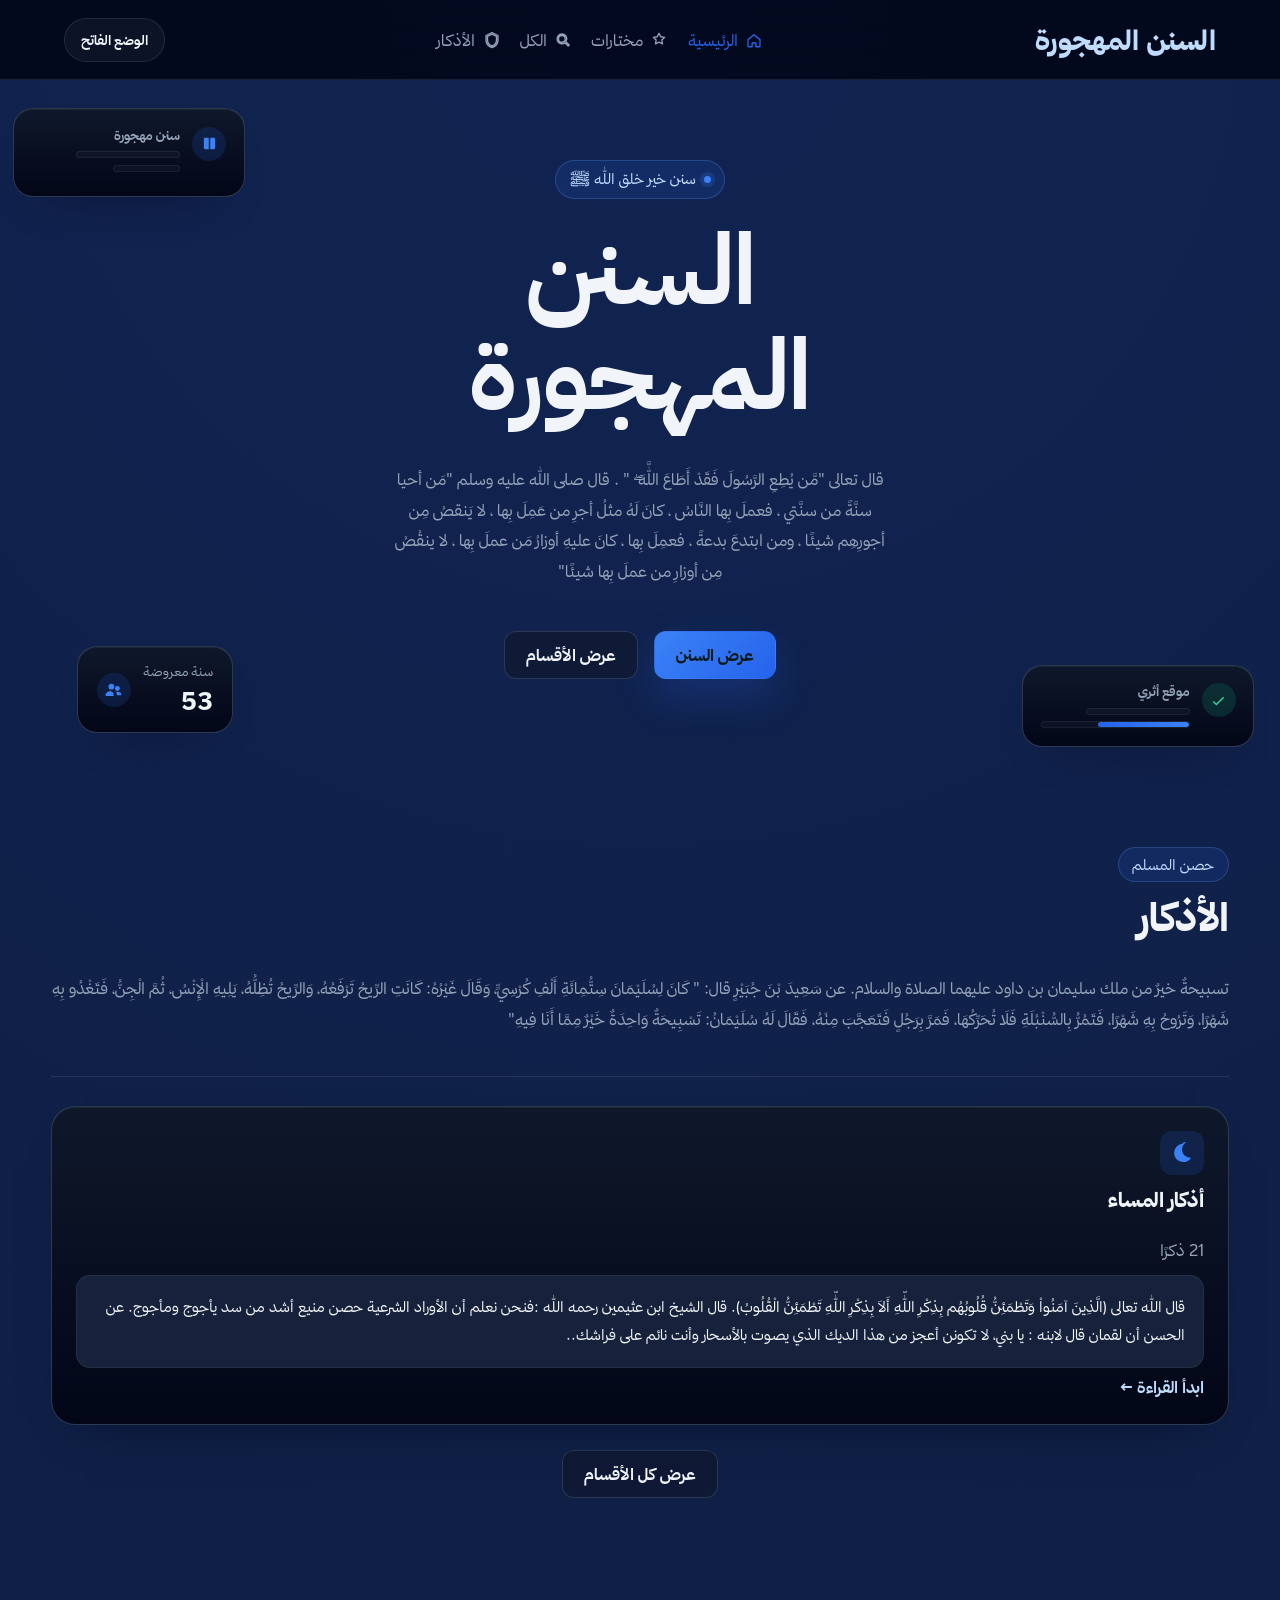
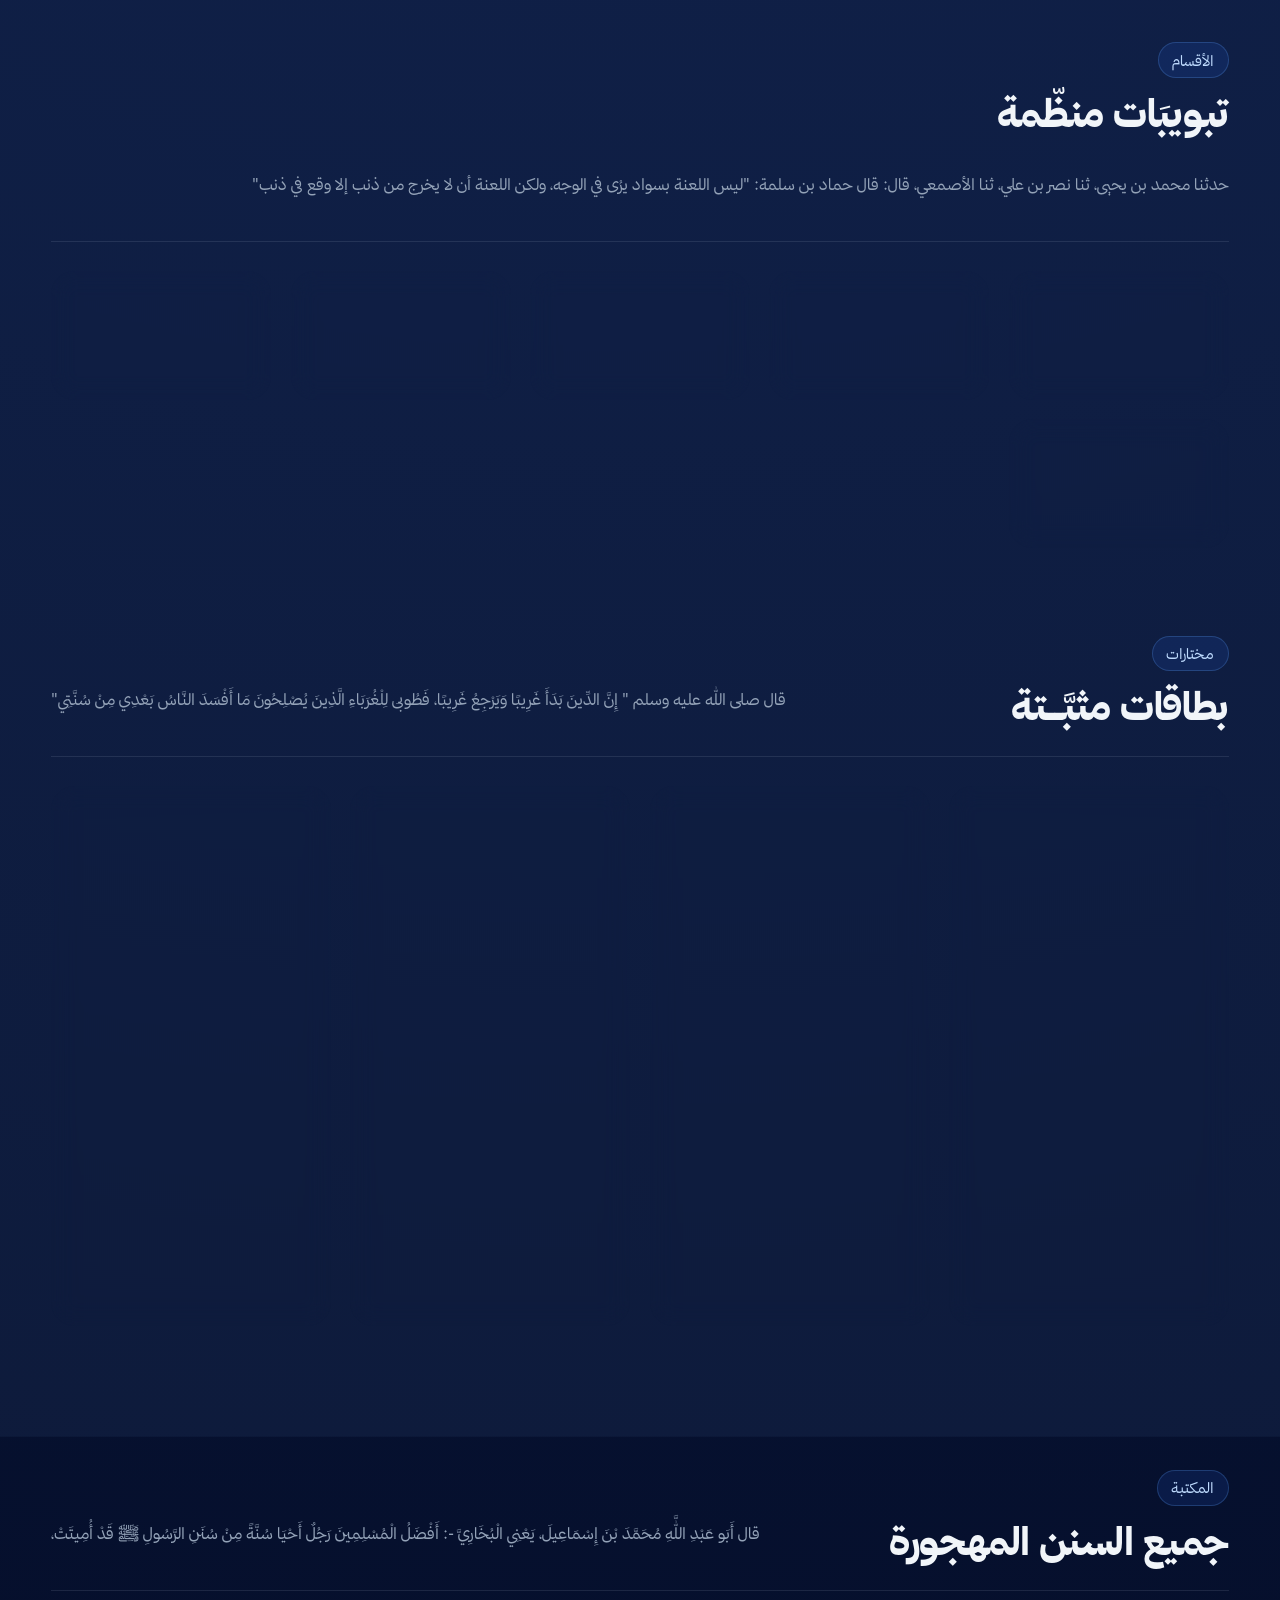
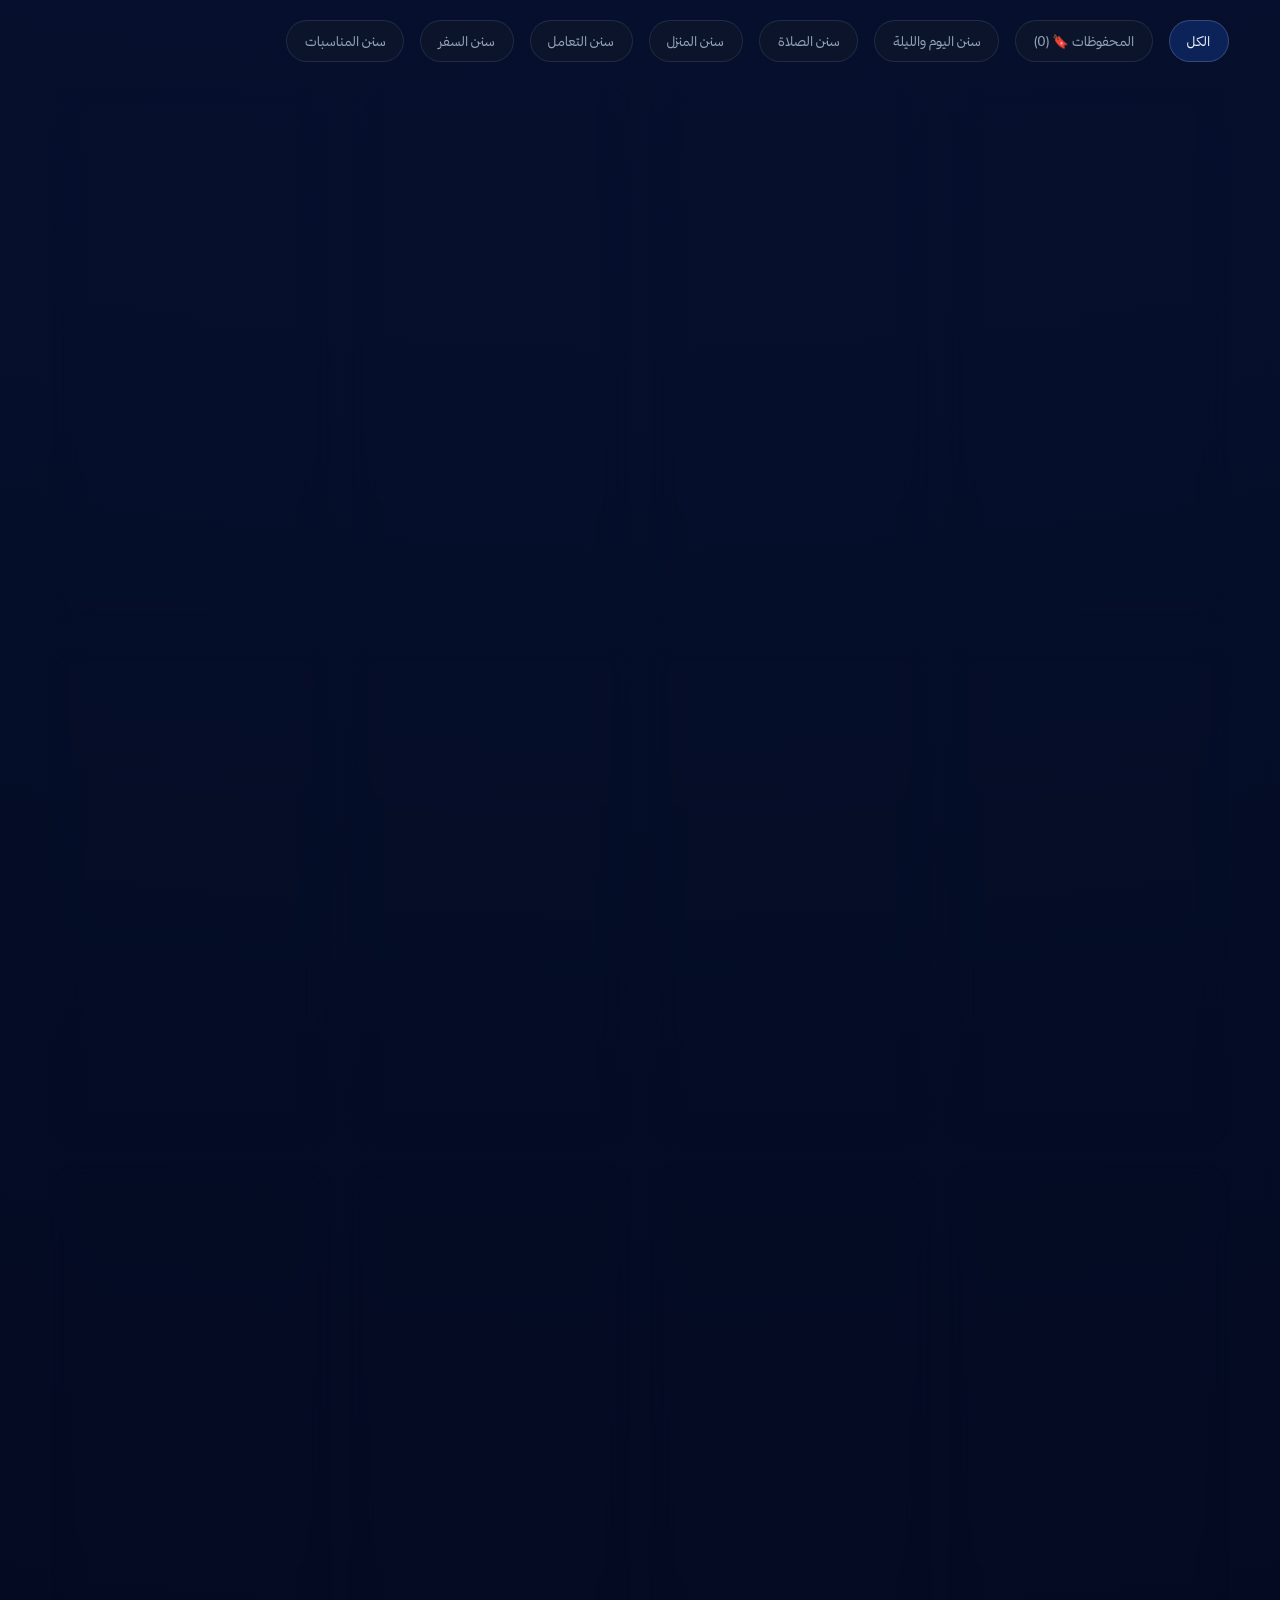
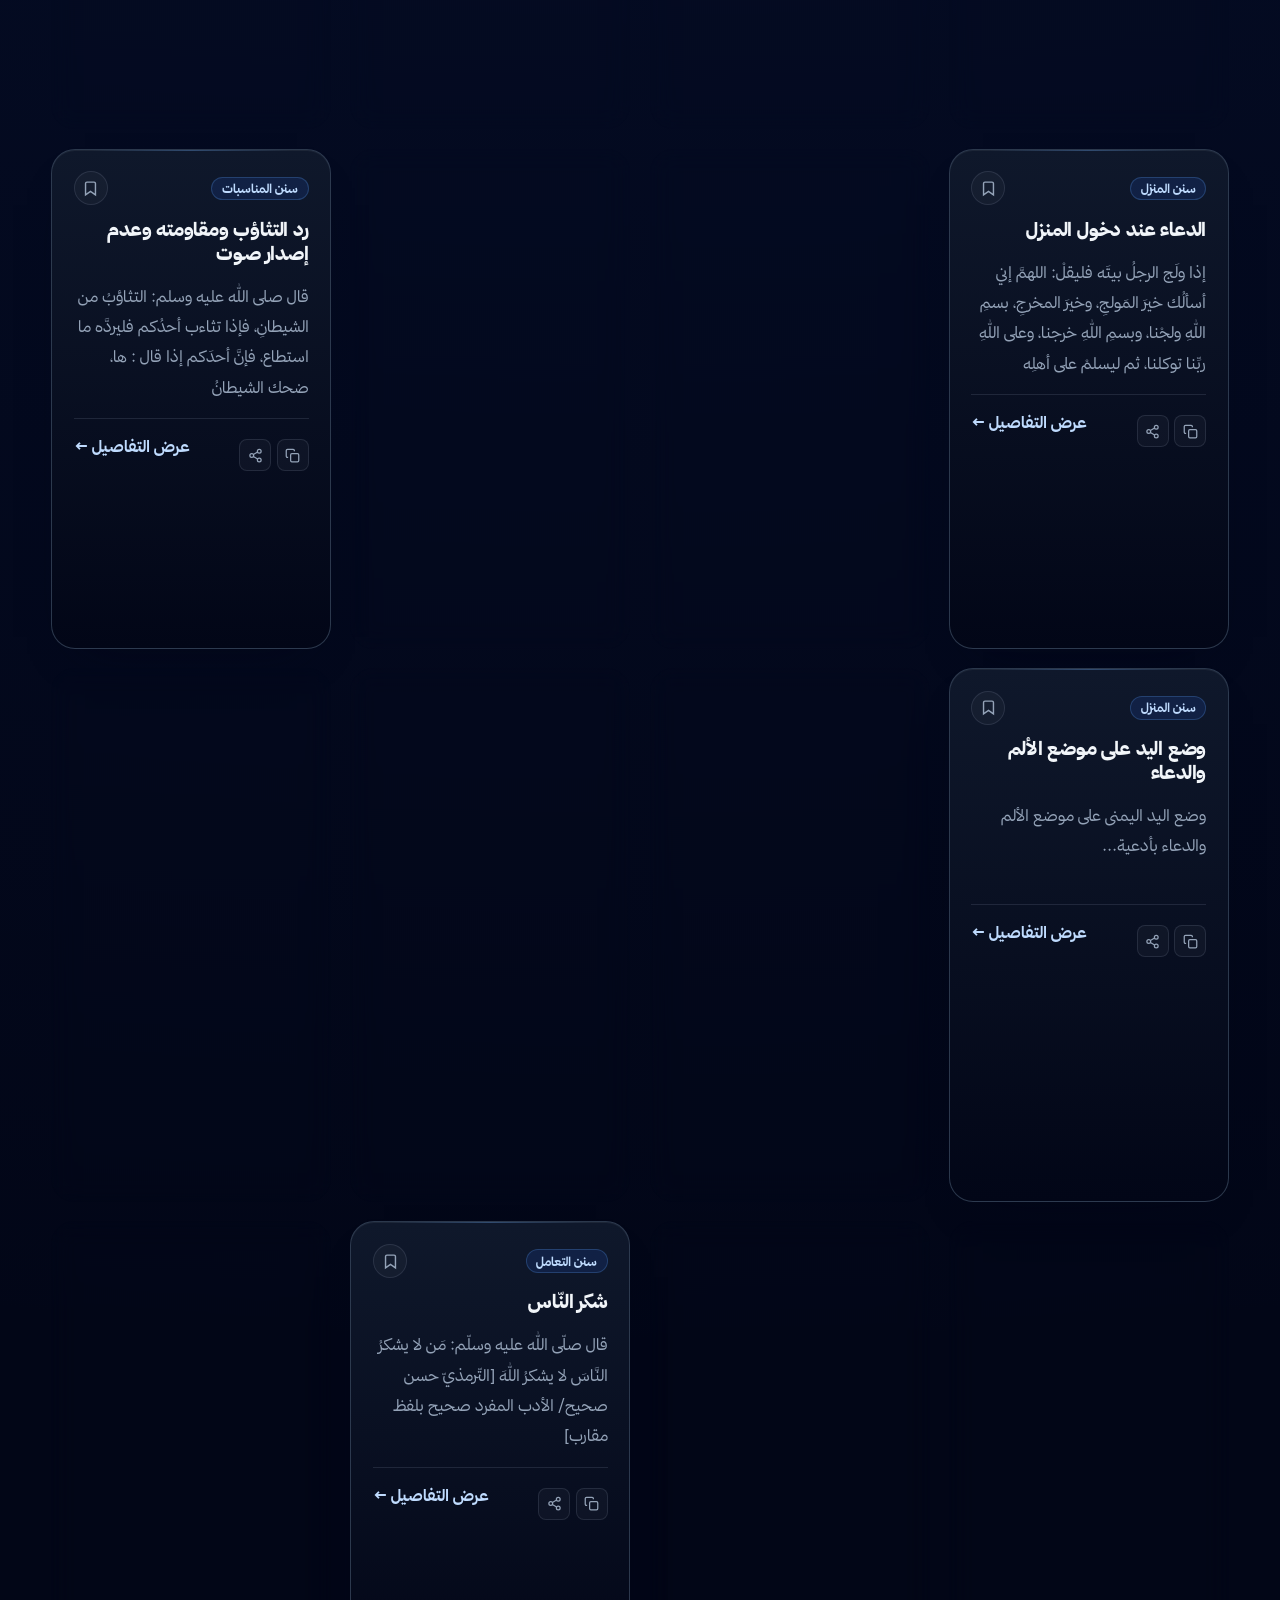
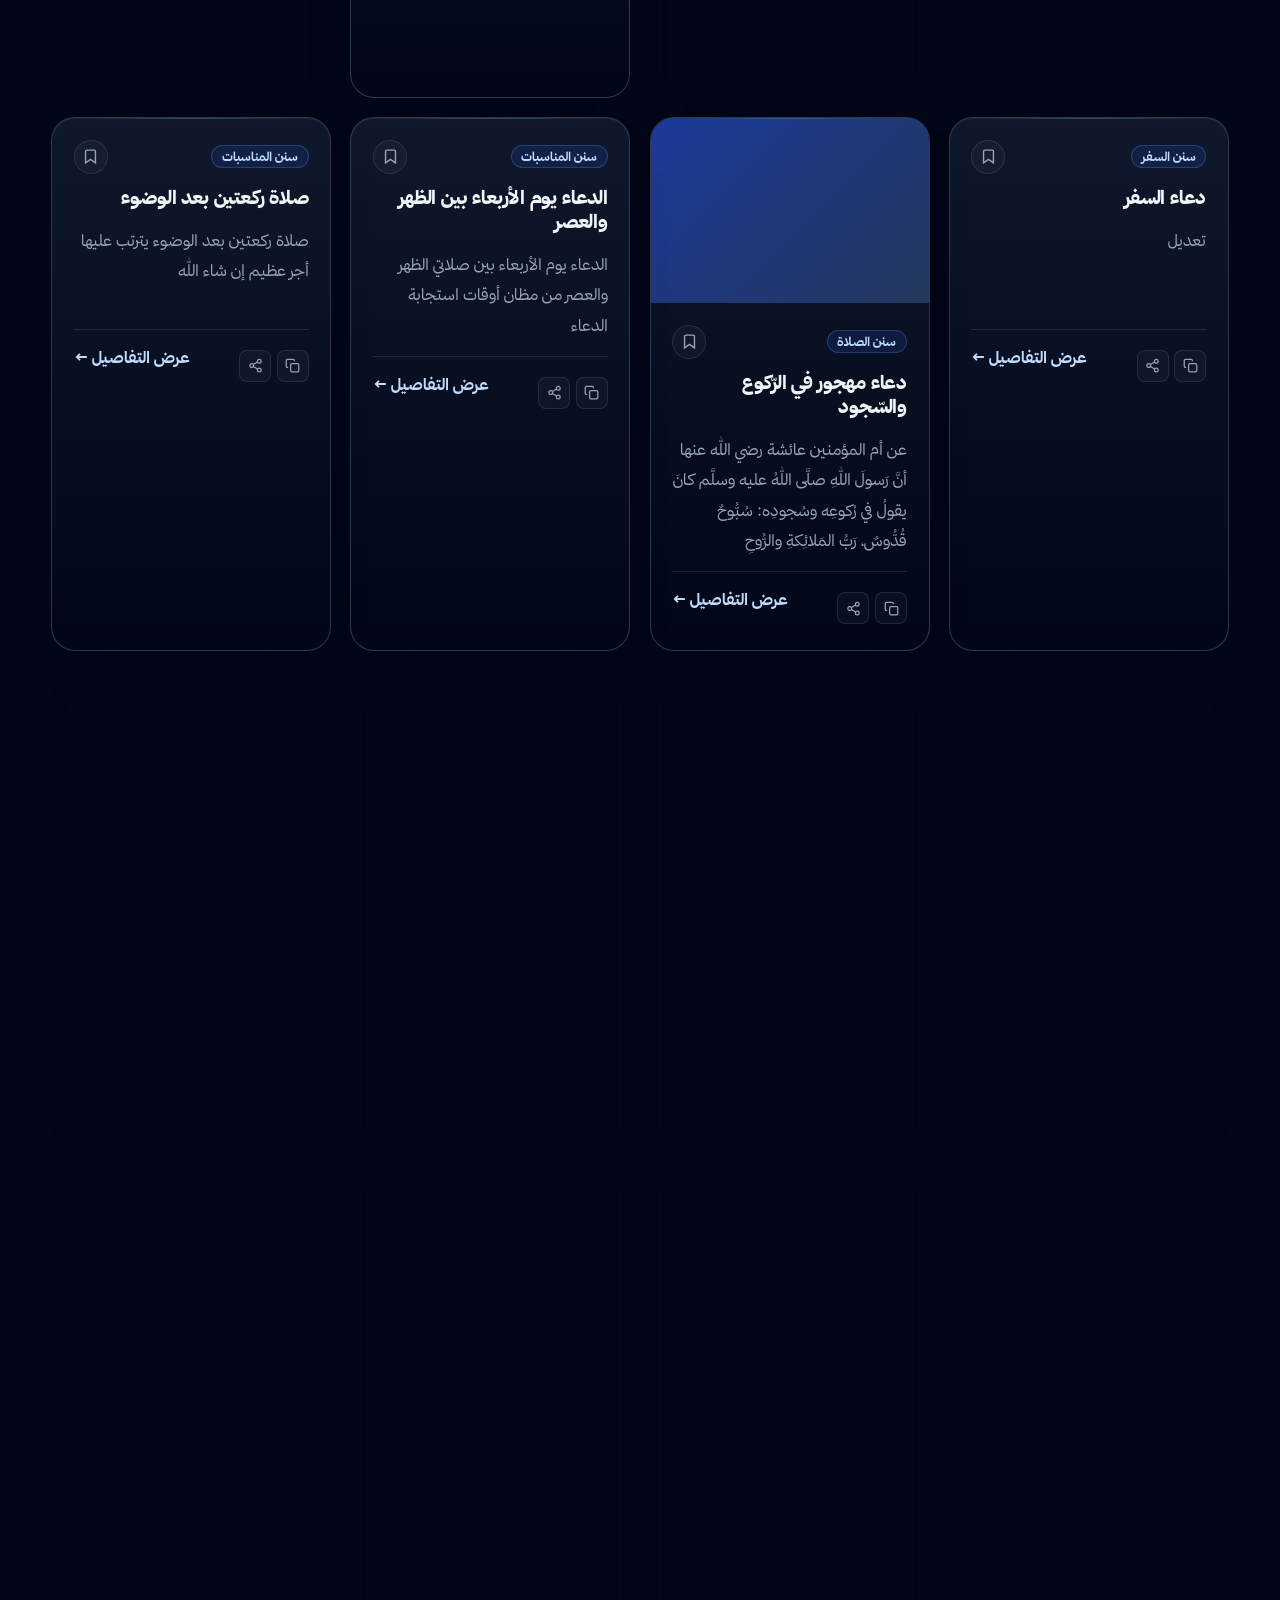
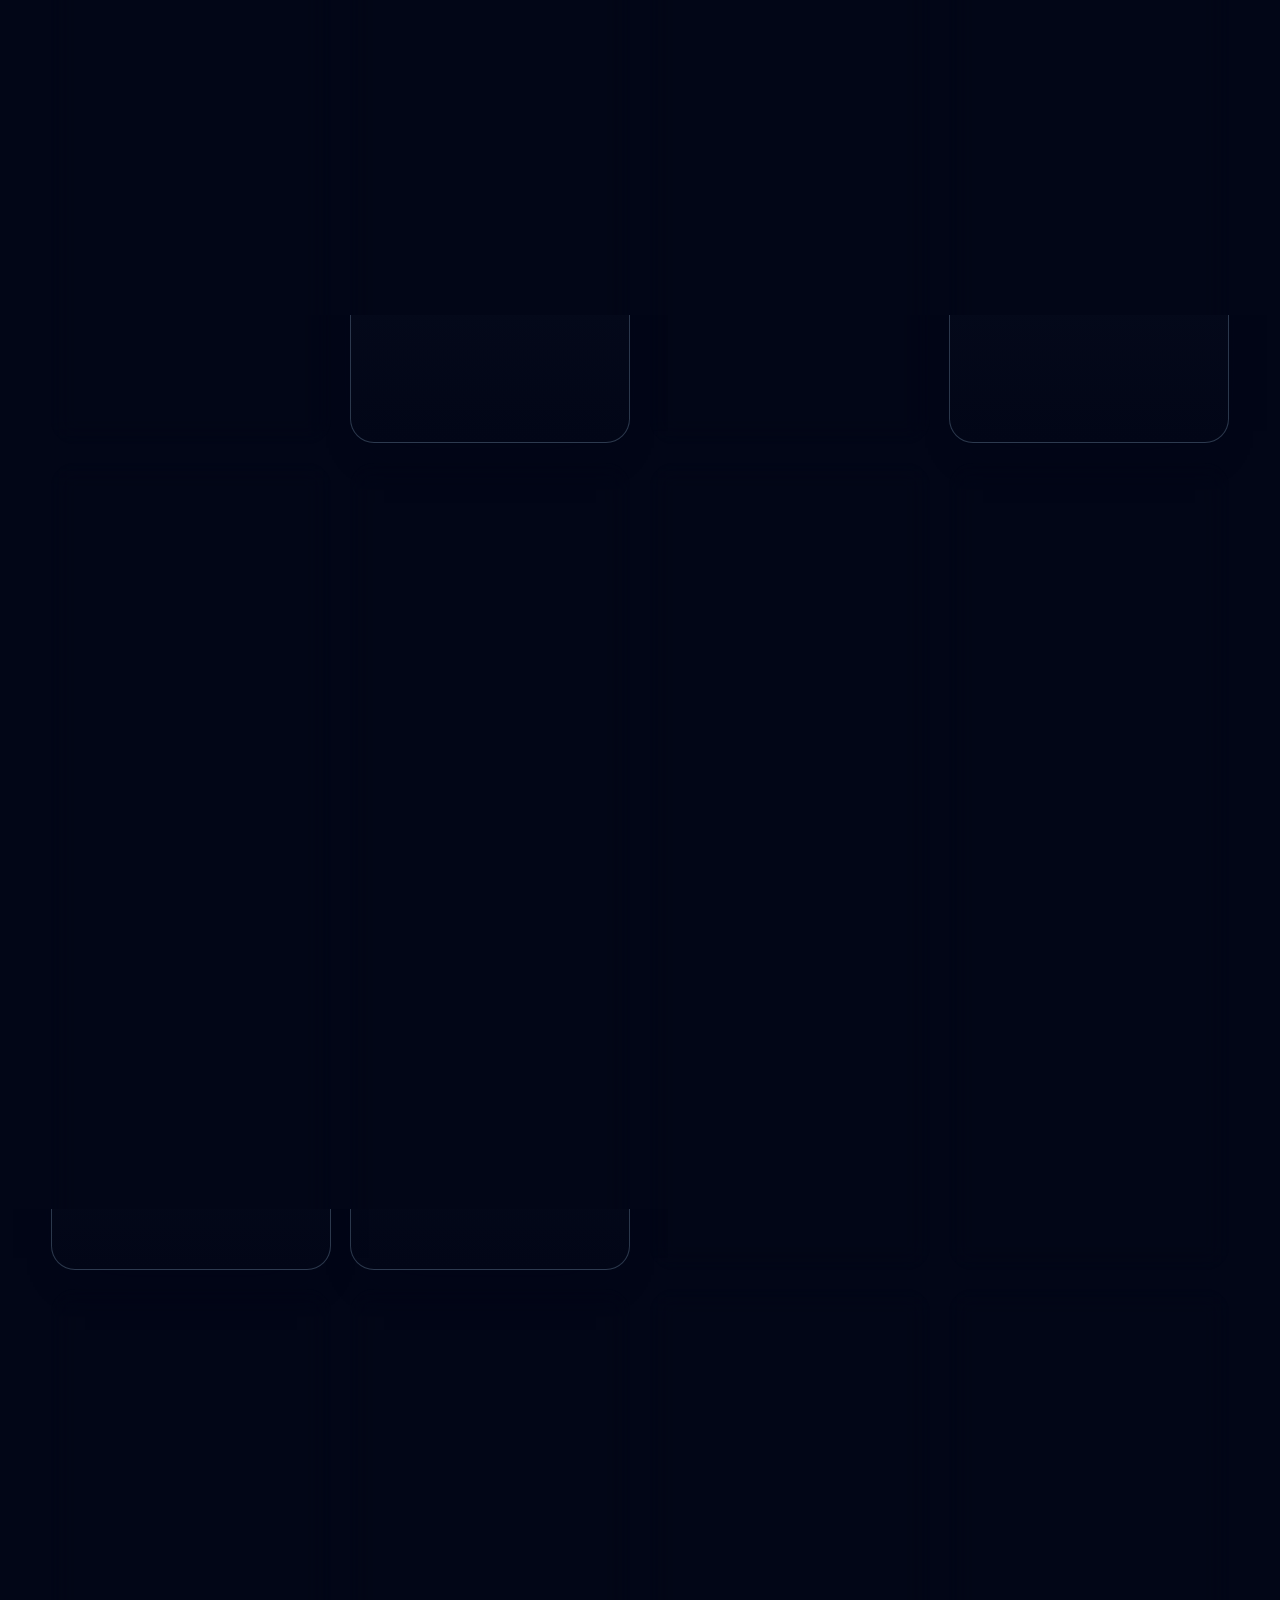
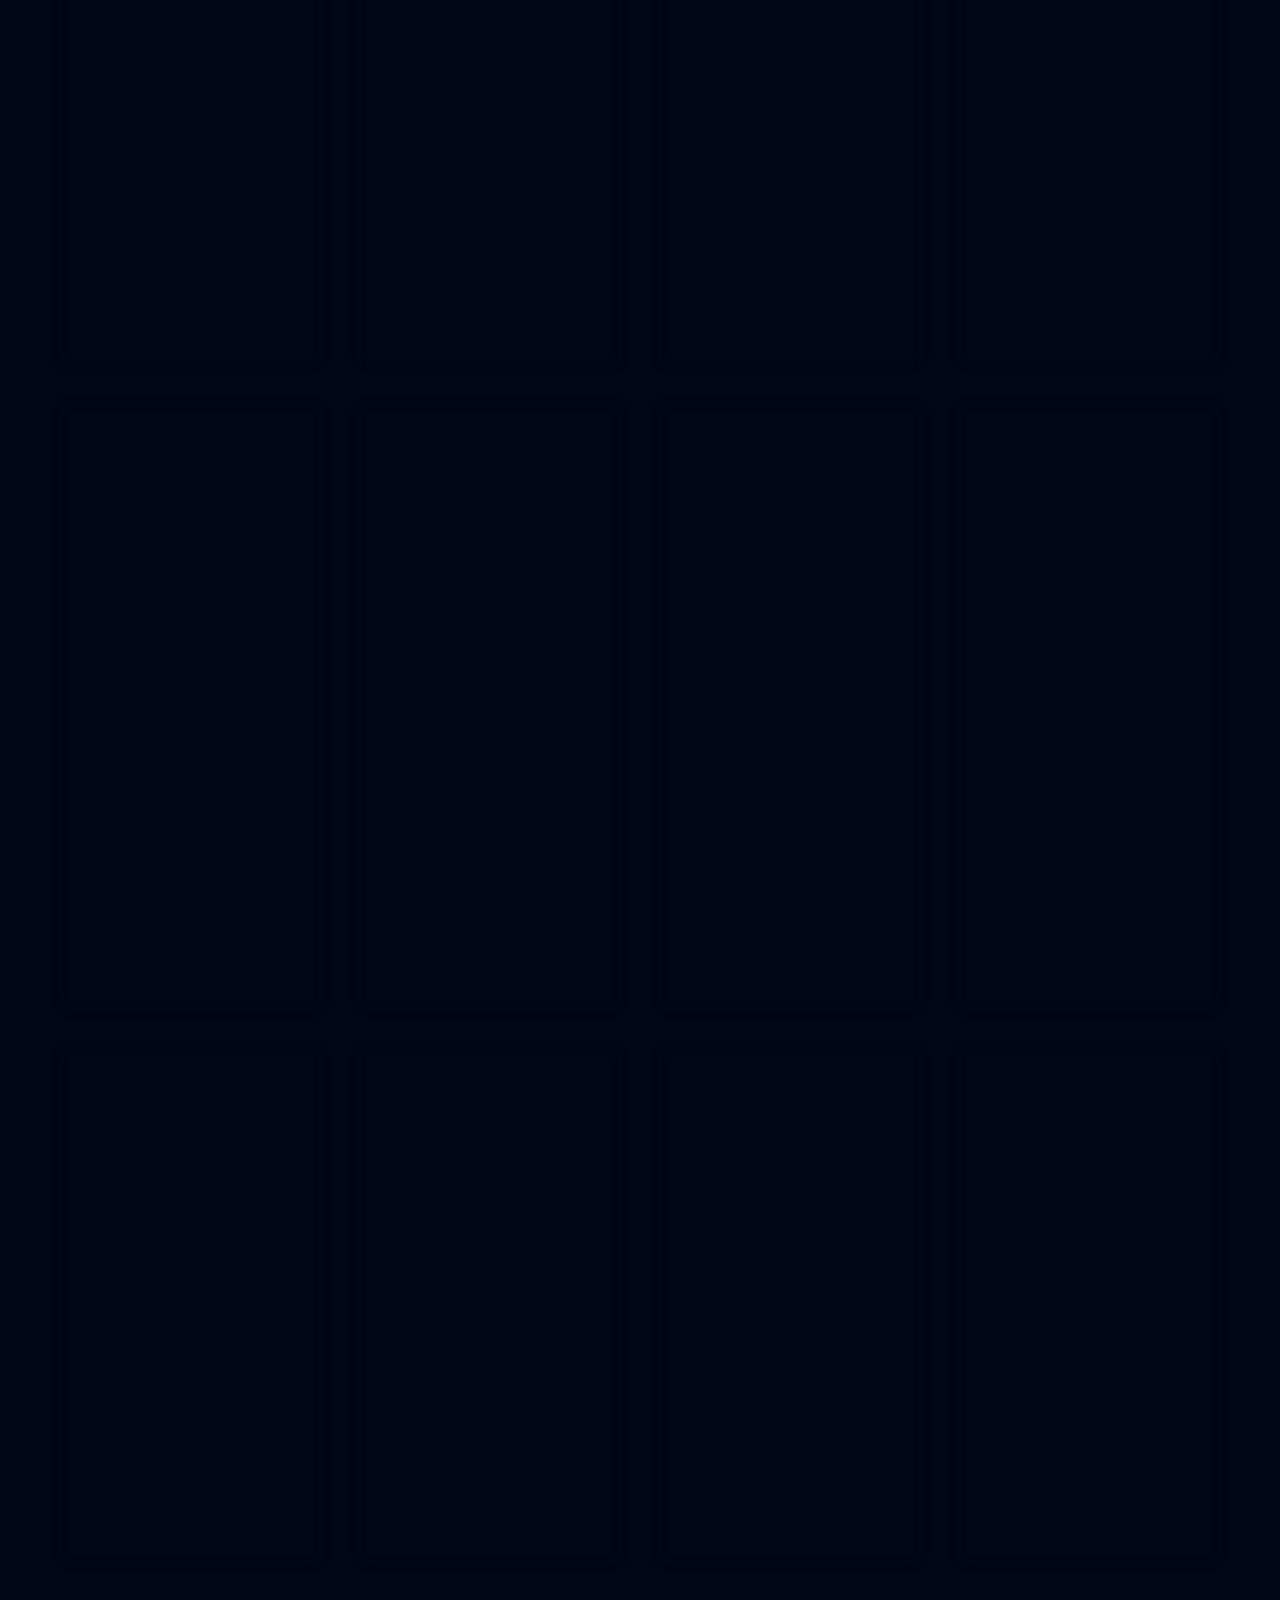
<file: index.html>
<!DOCTYPE html>
<html lang="ar" dir="rtl">
  <head>
    <meta charset="UTF-8" />
    <meta name="viewport" content="width=device-width, initial-scale=1.0" />
    <title>السنن المهجورة</title>
    <meta name="theme-color" content="#020617" />
    <meta name="apple-mobile-web-app-capable" content="yes" />
    <meta name="apple-mobile-web-app-status-bar-style" content="black-translucent" />
    <meta name="apple-mobile-web-app-title" content="السنن المهجورة" />
    <link rel="manifest" href="manifest.webmanifest" />
    <link rel="icon" href="icons/icon-192.png" sizes="192x192" />
    <link rel="apple-touch-icon" href="icons/icon-192.png" />
    <link rel="preconnect" href="https://fonts.googleapis.com" />
    <link rel="preconnect" href="https://fonts.gstatic.com" crossorigin />
    <link href="https://fonts.googleapis.com/css2?family=IBM+Plex+Sans+Arabic:wght@400;500;600;700;800&display=swap" rel="stylesheet" />
    <link rel="stylesheet" href="styles.css" />
  </head>
  <body>
    <div class="site-shell">
      <!-- Mobile Top Bar -->
      <div class="mobile-topbar">
        <button class="hamburger-btn" id="hamburger-btn" type="button" aria-label="القائمة">
          <svg viewBox="0 0 24 24"><line x1="4" y1="6" x2="20" y2="6"/><line x1="4" y1="12" x2="20" y2="12"/><line x1="4" y1="18" x2="20" y2="18"/></svg>
        </button>
        <div class="mobile-search">
          <svg viewBox="0 0 24 24"><circle cx="11" cy="11" r="7"/><line x1="16.5" y1="16.5" x2="21" y2="21"/></svg>
          <input type="text" placeholder="ابحث ..." id="mobile-search-input" />
        </div>
        <div class="mobile-topbar-icons">
          <a href="#home" aria-label="الرئيسية"><svg viewBox="0 0 24 24"><path d="M4 11.5 12 5l8 6.5V20a1 1 0 0 1-1 1h-4.5v-5h-5v5H5a1 1 0 0 1-1-1z"/></svg></a>
          <a href="#all-cards" aria-label="الكل"><svg viewBox="0 0 24 24"><path d="M10.5 4a6.5 6.5 0 1 0 3.96 11.66l4.44 4.44 1.41-1.41-4.44-4.44A6.5 6.5 0 0 0 10.5 4m0 2a4.5 4.5 0 1 1 0 9 4.5 4.5 0 0 1 0-9"/></svg></a>
          <button class="mobile-theme-toggle" id="mobile-theme-toggle" type="button" aria-label="تبديل وضع الألوان"><svg viewBox="0 0 24 24"><path d="M21 12.79A9 9 0 0 1 11.21 3 7 7 0 1 0 21 12.79z"/></svg></button>
        </div>
      </div>

      <!-- Mobile Nav Panel (slide-down) -->
      <div class="mobile-nav-overlay" id="mobile-nav-overlay"></div>
      <nav class="mobile-nav-panel" id="mobile-nav-panel">
        <div class="mobile-nav-header">
          <a class="brand" href="#home">السنن المهجورة</a>
          <button class="mobile-nav-close" id="mobile-nav-close" type="button" aria-label="إغلاق">✕</button>
        </div>
        <div class="mobile-nav-items">
          <a class="nav-link active" href="#home"><span class="nav-icon" aria-hidden="true"><svg viewBox="0 0 24 24"><path d="M4 11.5 12 5l8 6.5V20a1 1 0 0 1-1 1h-4.5v-5h-5v5H5a1 1 0 0 1-1-1z"/></svg></span><span class="nav-text">الرئيسية</span></a>
          <a class="nav-link" href="#featured"><span class="nav-icon" aria-hidden="true"><svg viewBox="0 0 24 24"><path d="m12 3 2.3 4.7 5.2.8-3.7 3.6.9 5.1L12 14.8 7.3 17.2l.9-5.1-3.7-3.6 5.2-.8z"/></svg></span><span class="nav-text">مختارات</span></a>
          <a class="nav-link" href="#all-cards"><span class="nav-icon" aria-hidden="true"><svg viewBox="0 0 24 24"><path d="M10.5 4a6.5 6.5 0 1 0 3.96 11.66l4.44 4.44 1.41-1.41-4.44-4.44A6.5 6.5 0 0 0 10.5 4m0 2a4.5 4.5 0 1 1 0 9 4.5 4.5 0 0 1 0-9"/></svg></span><span class="nav-text">الكل</span></a>
          <a class="nav-link" href="azkar.html"><span class="nav-icon" aria-hidden="true"><svg viewBox="0 0 24 24"><path d="M12 2 4 6v6c0 5 3.4 8.7 8 10 4.6-1.3 8-5 8-10V6zm0 2.2 6 3v4.8c0 3.9-2.6 6.7-6 7.8-3.4-1.1-6-3.9-6-7.8V7.2z"/></svg></span><span class="nav-text">الأذكار</span></a>
        </div>
        <div class="mobile-nav-footer">
          <button class="theme-toggle" id="mobile-panel-theme-toggle" type="button" aria-label="تبديل وضع الألوان">
            <span class="theme-toggle-text">الوضع الفاتح</span>
          </button>
        </div>
      </nav>

      <header class="topbar">
        <a class="brand" href="#home">السنن المهجورة</a>
        <nav class="nav-links">
          <a class="nav-link active" href="#home" aria-current="page">
            <span class="nav-icon" aria-hidden="true">
              <svg viewBox="0 0 24 24"><path d="M4 11.5 12 5l8 6.5V20a1 1 0 0 1-1 1h-4.5v-5h-5v5H5a1 1 0 0 1-1-1z"/></svg>
            </span>
            <span class="nav-text">الرئيسية</span>
          </a>
          <a class="nav-link" href="#featured">
            <span class="nav-icon" aria-hidden="true">
              <svg viewBox="0 0 24 24"><path d="m12 3 2.3 4.7 5.2.8-3.7 3.6.9 5.1L12 14.8 7.3 17.2l.9-5.1-3.7-3.6 5.2-.8z"/></svg>
            </span>
            <span class="nav-text">مختارات</span>
          </a>
          <a class="nav-link" href="#all-cards">
            <span class="nav-icon" aria-hidden="true">
              <svg viewBox="0 0 24 24"><path d="M10.5 4a6.5 6.5 0 1 0 3.96 11.66l4.44 4.44 1.41-1.41-4.44-4.44A6.5 6.5 0 0 0 10.5 4m0 2a4.5 4.5 0 1 1 0 9 4.5 4.5 0 0 1 0-9"/></svg>
            </span>
            <span class="nav-text">الكل</span>
          </a>
          <a class="nav-link" href="azkar.html">
            <span class="nav-icon" aria-hidden="true">
              <svg viewBox="0 0 24 24"><path d="M12 2 4 6v6c0 5 3.4 8.7 8 10 4.6-1.3 8-5 8-10V6zm0 2.2 6 3v4.8c0 3.9-2.6 6.7-6 7.8-3.4-1.1-6-3.9-6-7.8V7.2z"/></svg>
            </span>
            <span class="nav-text">الأذكار</span>
          </a>
        </nav>
        <button class="theme-toggle" id="theme-toggle" type="button" aria-label="تبديل وضع الألوان">
          <span class="theme-toggle-text">الوضع الفاتح</span>
        </button>
      </header>

      <main>
        <section class="hero" id="home">
          <div class="hero-float hero-float-tl" aria-hidden="true">
            <span class="hero-float-icon icon-blue">
              <svg viewBox="0 0 24 24"><path d="M4 5.5C4 4.7 4.7 4 5.5 4H11v16H5.5A1.5 1.5 0 0 1 4 18.5zM13 4h5.5c.8 0 1.5.7 1.5 1.5v13c0 .8-.7 1.5-1.5 1.5H13z"/></svg>
            </span>
            <div class="hero-float-lines">
              <span class="hero-float-label">سنن مهجورة</span>
              <span class="hero-float-line w-70"></span>
              <span class="hero-float-line w-45"></span>
            </div>
          </div>

          <div class="hero-center">
            <span class="hero-badge"><i class="hero-badge-dot"></i>سنن خير خلق الله ﷺ</span>
            <h1 class="hero-title">السنن<br />المهجورة</h1>
            <p class="hero-desc">
              قال تعالى "مَّن يُطِعِ الرَّسُولَ فَقَدْ أَطَاعَ اللَّهَ ۖ "   .   
              
           قال صلى الله عليه وسلم "مَن أحيا سنَّةً من سنَّتي ، فعملَ بِها النَّاسُ ، كانَ لَهُ مثلُ أجرِ من عَمِلَ بِها ، لا يَنقصُ مِن أجورِهِم شيئًا ، ومن ابتدعَ بدعةً ، فعمِلَ بِها ، كانَ عليهِ أوزارُ مَن عملَ بِها ، لا ينقُصُ مِن أوزارِ من عملَ بِها شيئًا"
            </p>
            <div class="hero-actions">
              <a class="button primary" href="#all-cards">عرض السنن</a>
              <a class="button ghost" href="#sections">عرض الأقسام</a>
            </div>
          </div>

          <div class="hero-float hero-float-bl">
            <div class="hero-float-stat">
              <span>سنة معروضة</span>
              <strong>53</strong>
            </div>
            <span class="hero-float-icon icon-blue">
              <svg viewBox="0 0 24 24"><path d="M9 12a4 4 0 1 0 0-8 4 4 0 0 0 0 8m0 2c-3.3 0-8 1.7-8 5v2h11.5A6 6 0 0 1 12 16.6c-.9-.4-1.9-.6-3-.6m8.5-2a3.5 3.5 0 1 0 0-7 3.5 3.5 0 0 0 0 7M16 15c-.4 0-.8 0-1.2.1a6 6 0 0 1 2.2 4.9H23v-1.5c0-2.5-3.4-3.5-7-3.5"/></svg>
            </span>
          </div>

          <div class="hero-float hero-float-br">
            <span class="hero-float-icon icon-green">
              <svg viewBox="0 0 24 24"><path d="m9 16.2-3.5-3.5L4 14.2l5 5 11-11-1.4-1.5z"/></svg>
            </span>
            <div class="hero-float-lines">
              <span class="hero-float-label">موقع أثري</span>
              <span class="hero-float-line w-70"></span>
              <span class="hero-float-bar"><em style="width:62%"></em></span>
            </div>
          </div>
        </section>

        <section class="section-block" id="azkar">
          <div class="section-heading">
            <div>
              <span class="eyebrow">حصن المسلم</span>
              <h2>الأذكار</h2>
            </div>
            <p>تسبيحةٌ خيرٌ من ملك سليمان بن داود عليهما الصلاة والسلام.
عن سَعِيدَ بْنَ جُبَيْرٍ قال: 
" كَانَ لِسُلَيْمَانَ سِتُّمِائَةِ أَلْفِ كُرْسِيٍّ، وَقَالَ غَيْرُهُ: كَانَتِ الرِّيحُ تَرْفَعُهُ، وَالرِّيحُ تُظِلُّهُ، يَلِيهِ الْإِنْسُ، ثُمَّ الْجِنُّ، فَتَغْدُو بِهِ شَهْرًا، وَتَرُوحُ بِهِ شَهْرًا، فَتَمُرُّ بِالسُّنْبُلَةِ فَلَا تُحَرِّكُهَا، فَمَرَّ بِرَجُلٍ فَتَعَجَّبَ مِنْهُ، فَقَالَ لَهُ سُلَيْمَانُ:
 تَسْبِيحَةٌ وَاحِدَةٌ خَيْرٌ مِمَّا أَنَا فِيهِ"</p>
          </div>

          <div class="alt-sections" id="home-azkar-grid"></div>

          <div class="hero-actions" style="margin-top:1.6rem;">
            <a class="button ghost" id="home-azkar-btn" href="azkar.html">عرض كل الأذكار</a>
          </div>
        </section>

        <section class="section-block" id="sections">
          <div class="section-heading">
            <div>
              <span class="eyebrow">الأقسام</span>
              <h2>تبويبَات منظّمة</h2>
            </div>
            <p> حدثنا محمد بن يحيى، ثنا نصر بن علي، ثنا الأصمعي، قال: قال حماد بن سلمة: "ليس اللعنة بسواد يرُى في الوجه، ولكن اللعنة أن لا يخرج من ذنب إلا وقع في ذنب"</p>
          </div>

          <div class="category-grid" id="category-grid"></div>
        </section>

        <section class="section-block featured-strip" id="featured">
          <div class="section-heading">
            <div>
              <span class="eyebrow">مختارات</span>
              <h2>بطاقات مثبَّــتة</h2>
            </div>
            <p>قال صلى الله عليه وسلم " إِنَّ الدِّينَ بَدَأَ غَرِيبًا وَيَرْجِعُ غَرِيبًا، فَطُوبَى لِلْغُرَبَاءِ الَّذِينَ يُصْلِحُونَ مَا أَفْسَدَ النَّاسُ بَعْدِي مِنْ سُنَّتِي"</p>
          </div>
          <div class="featured-grid" id="featured-grid"></div>
        </section>

        <section class="section-block" id="all-cards">
          <div class="section-heading">
            <div>
              <span class="eyebrow">المكتبة</span>
              <h2>جميع السنن المهجورة</h2>
            </div>
            <p>قال أَبَو عَبْدِ اللَّهِ مُحَمَّدَ بْنَ إِسْمَاعِيلَ، يَعْنِي الْبُخَارِيَّ -: أَفْضَلُ الْمُسْلِمِينَ رَجُلٌ أَحْيَا سُنَّةً مِنْ سُنَنِ الرَّسُولِ ﷺ قَدْ أُمِيتَتْ،</p>
          </div>

          <div class="filters" id="filters"></div>
          <div class="cards-grid" id="cards-grid"></div>
        </section>
      </main>
    </div>

    <script src="app.js"></script>
    <script src="azkar-data.js"></script>
    <script src="azkar.js"></script>
    <script src="theme.js"></script>
    <script src="pwa.js"></script>
  </body>
</html>
</file>
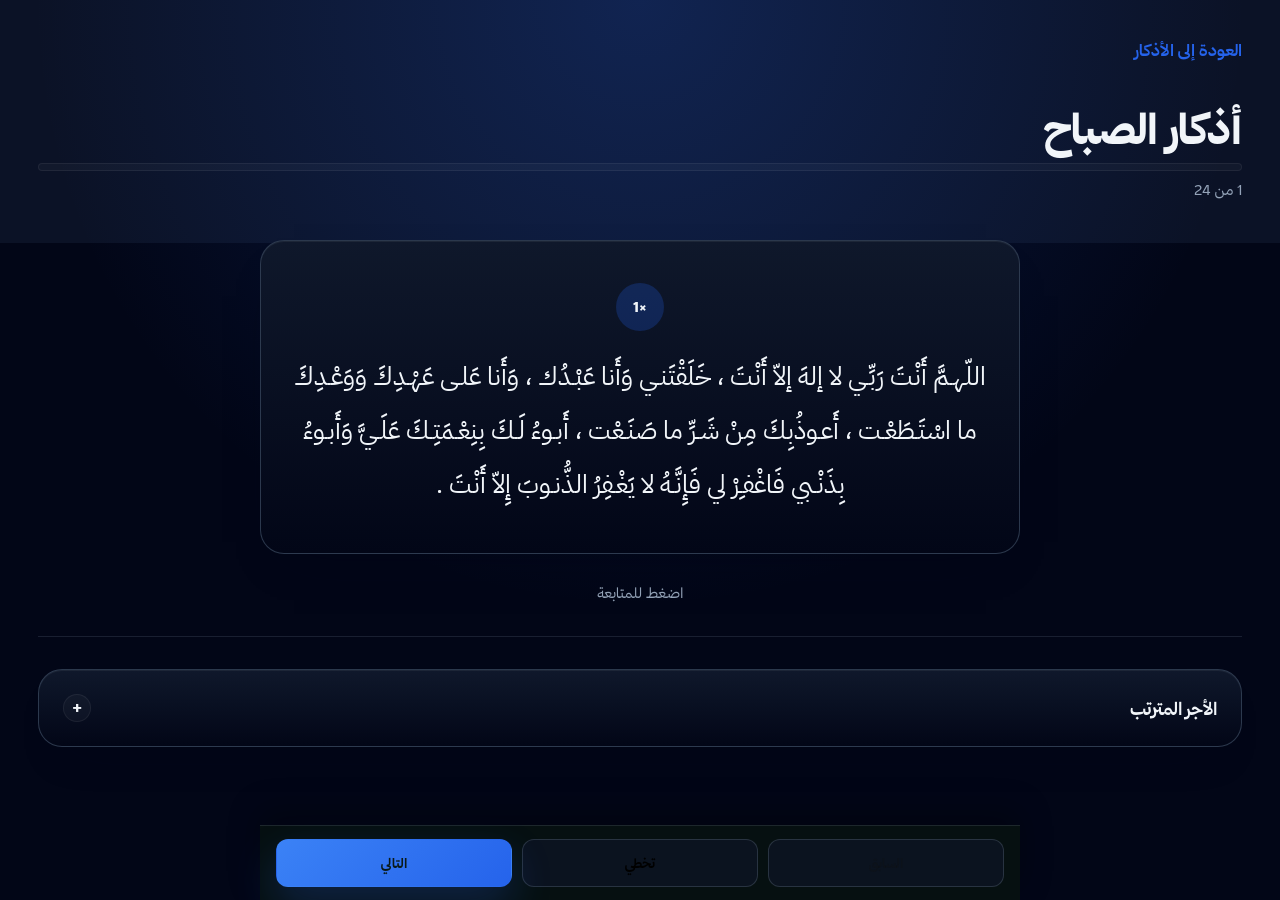
<file: azkar-detail.html>
<!DOCTYPE html>
<html lang="ar" dir="rtl">
  <head>
    <meta charset="UTF-8" />
    <meta name="viewport" content="width=device-width, initial-scale=1.0" />
    <title>الأذكار - السنن المهجورة</title>
    <meta name="theme-color" content="#020617" />
    <meta name="apple-mobile-web-app-capable" content="yes" />
    <meta name="apple-mobile-web-app-status-bar-style" content="black-translucent" />
    <meta name="apple-mobile-web-app-title" content="السنن المهجورة" />
    <link rel="manifest" href="manifest.webmanifest" />
    <link rel="icon" href="icons/icon-192.png" sizes="192x192" />
    <link rel="apple-touch-icon" href="icons/icon-192.png" />
    <link rel="preconnect" href="https://fonts.googleapis.com" />
    <link rel="preconnect" href="https://fonts.gstatic.com" crossorigin />
    <link href="https://fonts.googleapis.com/css2?family=IBM+Plex+Sans+Arabic:wght@400;500;600;700;800&display=swap" rel="stylesheet" />
    <link rel="stylesheet" href="styles.css" />
  </head>
  <body class="detail-body detail-alt-body">
    <div class="site-shell">

      <!-- Mobile Top Bar -->
      <div class="mobile-topbar">
        <button class="hamburger-btn" id="hamburger-btn" type="button" aria-label="القائمة">
          <svg viewBox="0 0 24 24"><line x1="4" y1="6" x2="20" y2="6"/><line x1="4" y1="12" x2="20" y2="12"/><line x1="4" y1="18" x2="20" y2="18"/></svg>
        </button>
        <div class="mobile-search">
          <svg viewBox="0 0 24 24"><circle cx="11" cy="11" r="7"/><line x1="16.5" y1="16.5" x2="21" y2="21"/></svg>
          <input type="text" placeholder="ابحث ..." />
        </div>
        <div class="mobile-topbar-icons">
          <a href="index.html" aria-label="الرئيسية"><svg viewBox="0 0 24 24"><path d="M4 11.5 12 5l8 6.5V20a1 1 0 0 1-1 1h-4.5v-5h-5v5H5a1 1 0 0 1-1-1z"/></svg></a>
          <a href="azkar.html" aria-label="الأذكار"><svg viewBox="0 0 24 24"><path d="M12 2 4 6v6c0 5 3.4 8.7 8 10 4.6-1.3 8-5 8-10V6zm0 2.2 6 3v4.8c0 3.9-2.6 6.7-6 7.8-3.4-1.1-6-3.9-6-7.8V7.2z"/></svg></a>
          <button class="mobile-theme-toggle" id="mobile-theme-toggle" type="button" aria-label="تبديل وضع الألوان"><svg viewBox="0 0 24 24"><path d="M21 12.79A9 9 0 0 1 11.21 3 7 7 0 1 0 21 12.79z"/></svg></button>
        </div>
      </div>

      <!-- Mobile Nav Panel (slide-down) -->
      <div class="mobile-nav-overlay" id="mobile-nav-overlay"></div>
      <nav class="mobile-nav-panel" id="mobile-nav-panel">
        <div class="mobile-nav-header">
          <a class="brand" href="index.html">السنن المهجورة</a>
          <button class="mobile-nav-close" id="mobile-nav-close" type="button" aria-label="إغلاق">✕</button>
        </div>
        <div class="mobile-nav-items">
          <a class="nav-link" href="index.html"><span class="nav-icon" aria-hidden="true"><svg viewBox="0 0 24 24"><path d="M4 11.5 12 5l8 6.5V20a1 1 0 0 1-1 1h-4.5v-5h-5v5H5a1 1 0 0 1-1-1z"/></svg></span><span class="nav-text">الرئيسية</span></a>
          <a class="nav-link" href="index.html#all-cards"><span class="nav-icon" aria-hidden="true"><svg viewBox="0 0 24 24"><path d="M10.5 4a6.5 6.5 0 1 0 3.96 11.66l4.44 4.44 1.41-1.41-4.44-4.44A6.5 6.5 0 0 0 10.5 4m0 2a4.5 4.5 0 1 1 0 9 4.5 4.5 0 0 1 0-9"/></svg></span><span class="nav-text">السنن</span></a>
          <a class="nav-link active" href="azkar.html"><span class="nav-icon" aria-hidden="true"><svg viewBox="0 0 24 24"><path d="M12 2 4 6v6c0 5 3.4 8.7 8 10 4.6-1.3 8-5 8-10V6zm0 2.2 6 3v4.8c0 3.9-2.6 6.7-6 7.8-3.4-1.1-6-3.9-6-7.8V7.2z"/></svg></span><span class="nav-text">الأذكار</span></a>
        </div>
        <div class="mobile-nav-footer">
          <button class="theme-toggle" id="mobile-panel-theme-toggle" type="button" aria-label="تبديل وضع الألوان">
            <span class="theme-toggle-text">الوضع الفاتح</span>
          </button>
        </div>
      </nav>

      <main class="detail-alt-page" id="azkar-detail-page"></main>
    </div>

    <script src="azkar-data.js"></script>
    <script src="azkar-detail.js"></script>
    <script src="theme.js"></script>
    <script src="pwa.js"></script>
  </body>
</html>
</file>
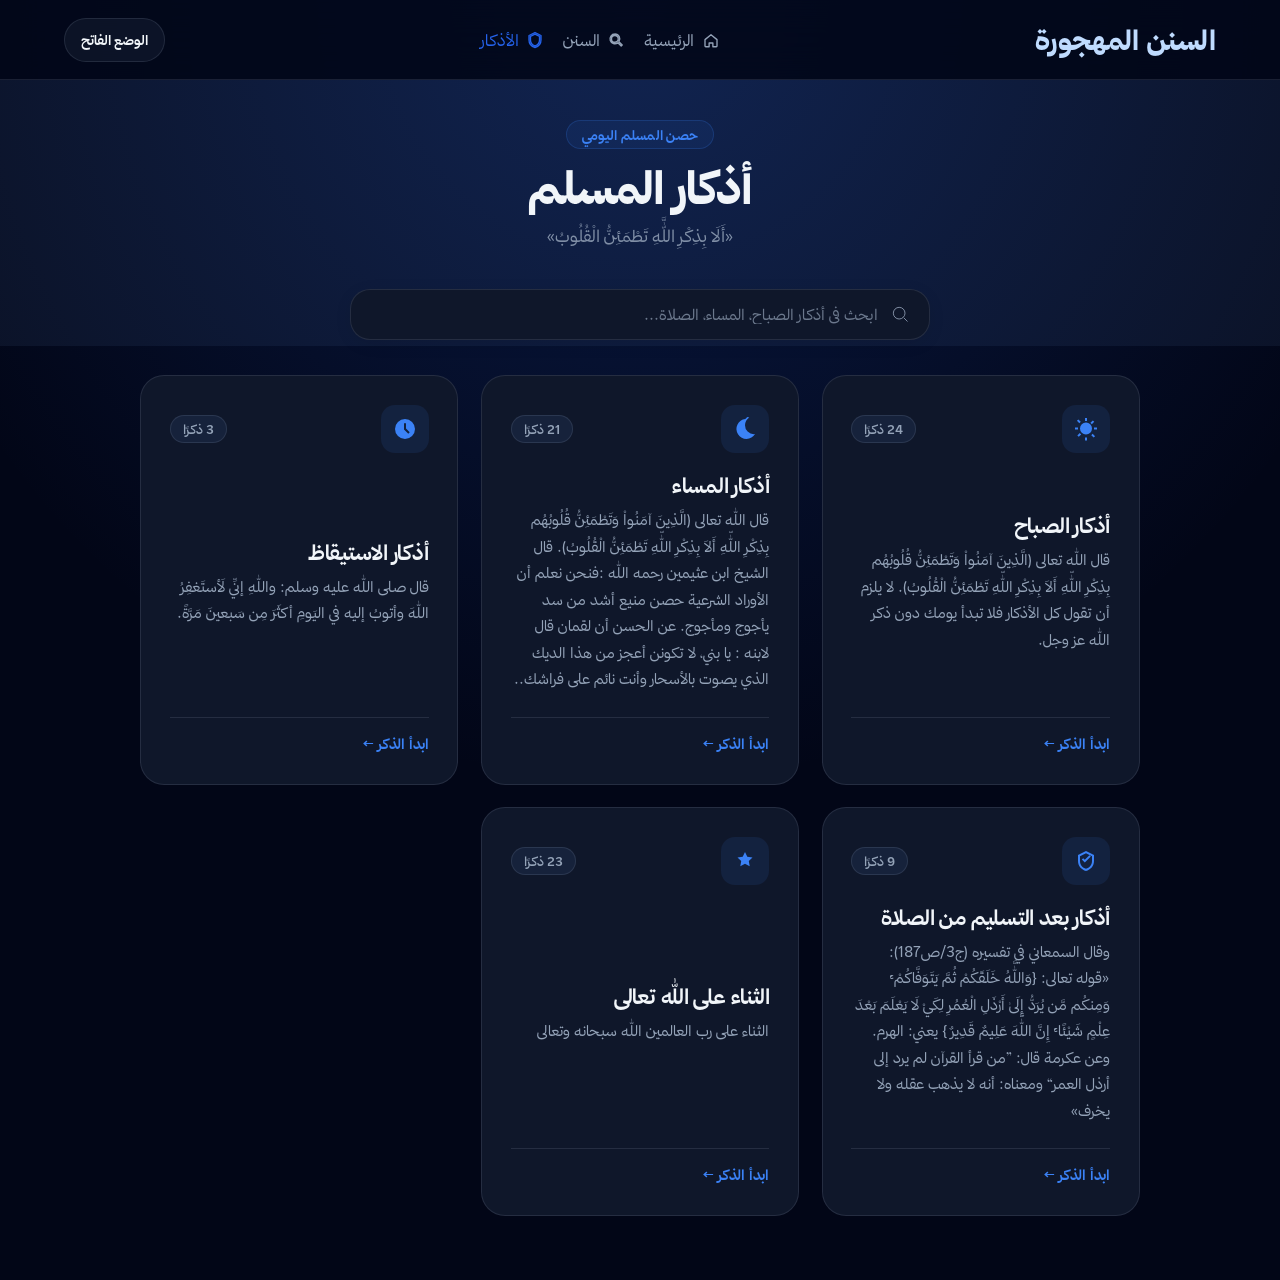
<file: azkar.html>
<!DOCTYPE html>
<html lang="ar" dir="rtl">
  <head>
    <meta charset="UTF-8" />
    <meta name="viewport" content="width=device-width, initial-scale=1.0" />
    <title>الأذكار - السنن المهجورة</title>
    <meta name="theme-color" content="#020617" />
    <meta name="apple-mobile-web-app-capable" content="yes" />
    <meta name="apple-mobile-web-app-status-bar-style" content="black-translucent" />
    <meta name="apple-mobile-web-app-title" content="السنن المهجورة" />
    <link rel="manifest" href="manifest.webmanifest" />
    <link rel="icon" href="icons/icon-192.png" sizes="192x192" />
    <link rel="apple-touch-icon" href="icons/icon-192.png" />
    <link rel="preconnect" href="https://fonts.googleapis.com" />
    <link rel="preconnect" href="https://fonts.gstatic.com" crossorigin />
    <link href="https://fonts.googleapis.com/css2?family=IBM+Plex+Sans+Arabic:wght@400;500;600;700;800&display=swap" rel="stylesheet" />
    <link rel="stylesheet" href="styles.css" />
  </head>
  <body>
    <div class="site-shell">
      <!-- Mobile Top Bar -->
      <div class="mobile-topbar">
        <button class="hamburger-btn" id="hamburger-btn" type="button" aria-label="القائمة">
          <svg viewBox="0 0 24 24"><line x1="4" y1="6" x2="20" y2="6"/><line x1="4" y1="12" x2="20" y2="12"/><line x1="4" y1="18" x2="20" y2="18"/></svg>
        </button>
        <div class="mobile-search">
          <svg viewBox="0 0 24 24"><circle cx="11" cy="11" r="7"/><line x1="16.5" y1="16.5" x2="21" y2="21"/></svg>
          <input type="text" placeholder="ابحث ..." />
        </div>
        <div class="mobile-topbar-icons">
          <a href="index.html" aria-label="الرئيسية"><svg viewBox="0 0 24 24"><path d="M4 11.5 12 5l8 6.5V20a1 1 0 0 1-1 1h-4.5v-5h-5v5H5a1 1 0 0 1-1-1z"/></svg></a>
          <a href="index.html#all-cards" aria-label="السنن"><svg viewBox="0 0 24 24"><path d="M10.5 4a6.5 6.5 0 1 0 3.96 11.66l4.44 4.44 1.41-1.41-4.44-4.44A6.5 6.5 0 0 0 10.5 4m0 2a4.5 4.5 0 1 1 0 9 4.5 4.5 0 0 1 0-9"/></svg></a>
          <button class="mobile-theme-toggle" id="mobile-theme-toggle" type="button" aria-label="تبديل وضع الألوان"><svg viewBox="0 0 24 24"><path d="M21 12.79A9 9 0 0 1 11.21 3 7 7 0 1 0 21 12.79z"/></svg></button>
        </div>
      </div>

      <!-- Mobile Nav Panel (slide-down) -->
      <div class="mobile-nav-overlay" id="mobile-nav-overlay"></div>
      <nav class="mobile-nav-panel" id="mobile-nav-panel">
        <div class="mobile-nav-header">
          <a class="brand" href="index.html">السنن المهجورة</a>
          <button class="mobile-nav-close" id="mobile-nav-close" type="button" aria-label="إغلاق">✕</button>
        </div>
        <div class="mobile-nav-items">
          <a class="nav-link" href="index.html"><span class="nav-icon" aria-hidden="true"><svg viewBox="0 0 24 24"><path d="M4 11.5 12 5l8 6.5V20a1 1 0 0 1-1 1h-4.5v-5h-5v5H5a1 1 0 0 1-1-1z"/></svg></span><span class="nav-text">الرئيسية</span></a>
          <a class="nav-link" href="index.html#all-cards"><span class="nav-icon" aria-hidden="true"><svg viewBox="0 0 24 24"><path d="M10.5 4a6.5 6.5 0 1 0 3.96 11.66l4.44 4.44 1.41-1.41-4.44-4.44A6.5 6.5 0 0 0 10.5 4m0 2a4.5 4.5 0 1 1 0 9 4.5 4.5 0 0 1 0-9"/></svg></span><span class="nav-text">السنن</span></a>
          <a class="nav-link active" href="azkar.html" aria-current="page"><span class="nav-icon" aria-hidden="true"><svg viewBox="0 0 24 24"><path d="M12 2 4 6v6c0 5 3.4 8.7 8 10 4.6-1.3 8-5 8-10V6zm0 2.2 6 3v4.8c0 3.9-2.6 6.7-6 7.8-3.4-1.1-6-3.9-6-7.8V7.2z"/></svg></span><span class="nav-text">الأذكار</span></a>
        </div>
        <div class="mobile-nav-footer">
          <button class="theme-toggle" id="mobile-panel-theme-toggle" type="button" aria-label="تبديل وضع الألوان">
            <span class="theme-toggle-text">الوضع الفاتح</span>
          </button>
        </div>
      </nav>

      <header class="topbar">
        <a class="brand" href="index.html">السنن المهجورة</a>
        <nav class="nav-links">
          <a class="nav-link" href="index.html">
            <span class="nav-icon" aria-hidden="true">
              <svg viewBox="0 0 24 24"><path d="M4 11.5 12 5l8 6.5V20a1 1 0 0 1-1 1h-4.5v-5h-5v5H5a1 1 0 0 1-1-1z"/></svg>
            </span>
            <span class="nav-text">الرئيسية</span>
          </a>
          <a class="nav-link" href="index.html#all-cards">
            <span class="nav-icon" aria-hidden="true">
              <svg viewBox="0 0 24 24"><path d="M10.5 4a6.5 6.5 0 1 0 3.96 11.66l4.44 4.44 1.41-1.41-4.44-4.44A6.5 6.5 0 0 0 10.5 4m0 2a4.5 4.5 0 1 1 0 9 4.5 4.5 0 0 1 0-9"/></svg>
            </span>
            <span class="nav-text">السنن</span>
          </a>
          <a class="nav-link active" href="azkar.html" aria-current="page">
            <span class="nav-icon" aria-hidden="true">
              <svg viewBox="0 0 24 24"><path d="M12 2 4 6v6c0 5 3.4 8.7 8 10 4.6-1.3 8-5 8-10V6zm0 2.2 6 3v4.8c0 3.9-2.6 6.7-6 7.8-3.4-1.1-6-3.9-6-7.8V7.2z"/></svg>
            </span>
            <span class="nav-text">الأذكار</span>
          </a>
        </nav>
        <button class="theme-toggle" id="theme-toggle" type="button" aria-label="تبديل وضع الألوان">
          <span class="theme-toggle-text">الوضع الفاتح</span>
        </button>
      </header>

      <main class="azkar-luxury-container">
        <!-- Minimal Luxury Header -->
        <header class="azkar-luxury-header">
          <span class="azkar-luxury-badge">حصن المسلم اليومي</span>
          <h1 class="azkar-luxury-title">أذكار المسلم</h1>
          <p class="azkar-luxury-subtitle">«أَلَا بِذِكْرِ اللَّهِ تَطْمَئِنُّ الْقُلُوبُ»</p>
        </header>

        <!-- Clean Minimal Search Bar -->
        <div class="azkar-search-minimal">
          <svg viewBox="0 0 24 24"><circle cx="11" cy="11" r="7"/><line x1="16.5" y1="16.5" x2="21" y2="21"/></svg>
          <input type="text" id="azkar-search-input" placeholder="ابحث في أذكار الصباح، المساء، الصلاة..." aria-label="ابحث في الأذكار" />
        </div>

        <!-- Luxury Cards Grid -->
        <section id="azkar-categories">
          <div class="azkar-grid-luxury" id="azkar-category-grid"></div>
        </section>
      </main>
    </div>

    <script src="azkar-data.js"></script>
    <script src="azkar.js"></script>
    <script src="theme.js"></script>
    <script src="pwa.js"></script>
  </body>
</html>
</file>
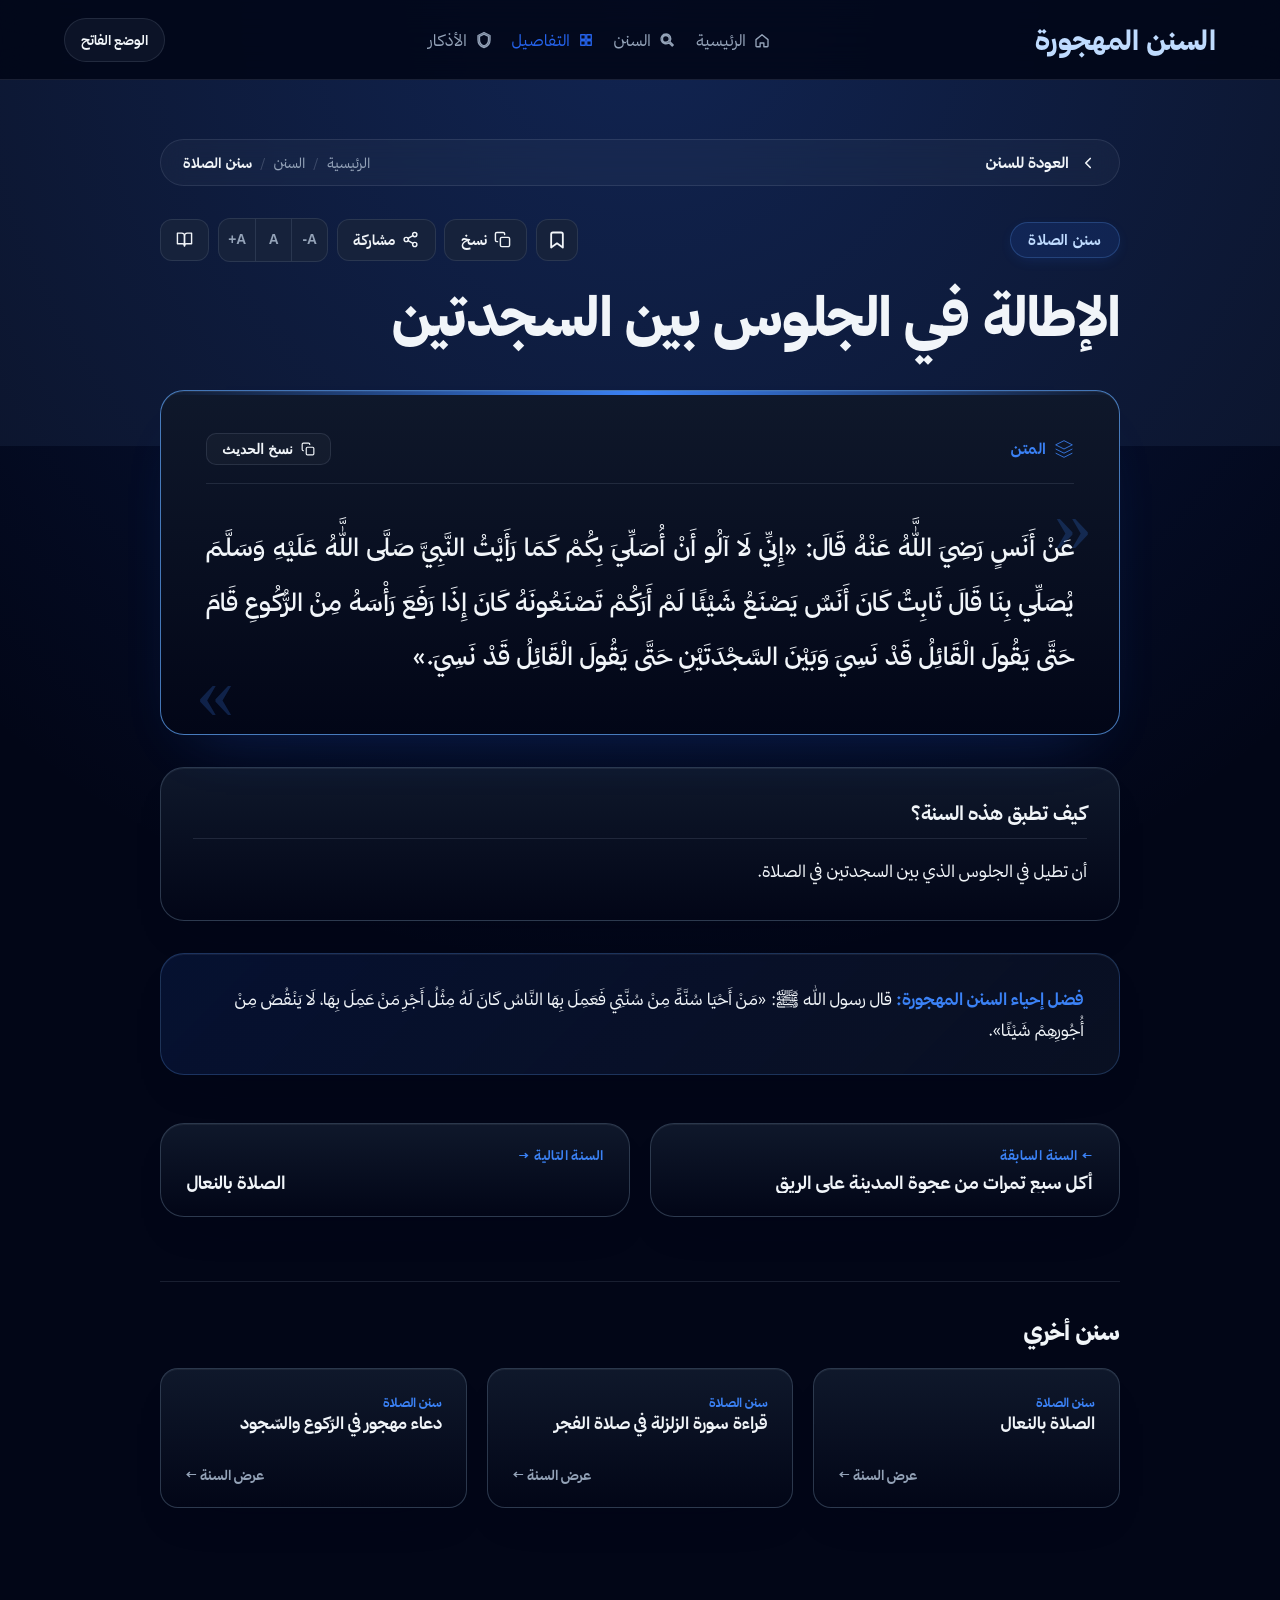
<file: details-alt.html>
<!DOCTYPE html>
<html lang="ar" dir="rtl">
  <head>
    <meta charset="UTF-8" />
    <meta name="viewport" content="width=device-width, initial-scale=1.0" />
    <title>تفاصيل السنة — السنن المهجورة</title>
    <meta name="description" content="تفاصيل وشرح السنن النبوية المهجورة وكيفية تطبيقها في اليوم والليلة والتعامل والصلاة." />
    <meta name="theme-color" content="#020617" />
    <meta name="apple-mobile-web-app-capable" content="yes" />
    <meta name="apple-mobile-web-app-status-bar-style" content="black-translucent" />
    <meta name="apple-mobile-web-app-title" content="السنن المهجورة" />
    <link rel="manifest" href="manifest.webmanifest" />
    <link rel="icon" href="icons/icon-192.png" sizes="192x192" />
    <link rel="apple-touch-icon" href="icons/icon-192.png" />
    <link rel="preconnect" href="https://fonts.googleapis.com" />
    <link rel="preconnect" href="https://fonts.gstatic.com" crossorigin />
    <link href="https://fonts.googleapis.com/css2?family=IBM+Plex+Sans+Arabic:wght@400;500;600;700;800&display=swap" rel="stylesheet" />
    <link rel="stylesheet" href="styles.css" />
  </head>
  <body class="detail-body detail-alt-body">
    <div class="site-shell">
      <!-- Mobile Top Bar -->
      <div class="mobile-topbar">
        <button class="hamburger-btn" id="hamburger-btn" type="button" aria-label="القائمة">
          <svg viewBox="0 0 24 24"><line x1="4" y1="6" x2="20" y2="6"/><line x1="4" y1="12" x2="20" y2="12"/><line x1="4" y1="18" x2="20" y2="18"/></svg>
        </button>
        <div class="mobile-search">
          <svg viewBox="0 0 24 24"><circle cx="11" cy="11" r="7"/><line x1="16.5" y1="16.5" x2="21" y2="21"/></svg>
          <input type="text" placeholder="ابحث ..." />
        </div>
        <div class="mobile-topbar-icons">
          <a href="index.html" aria-label="الرئيسية"><svg viewBox="0 0 24 24"><path d="M4 11.5 12 5l8 6.5V20a1 1 0 0 1-1 1h-4.5v-5h-5v5H5a1 1 0 0 1-1-1z"/></svg></a>
          <a href="index.html#all-cards" aria-label="السنن"><svg viewBox="0 0 24 24"><path d="M10.5 4a6.5 6.5 0 1 0 3.96 11.66l4.44 4.44 1.41-1.41-4.44-4.44A6.5 6.5 0 0 0 10.5 4m0 2a4.5 4.5 0 1 1 0 9 4.5 4.5 0 0 1 0-9"/></svg></a>
          <button class="mobile-theme-toggle" id="mobile-theme-toggle" type="button" aria-label="تبديل وضع الألوان"><svg viewBox="0 0 24 24"><path d="M21 12.79A9 9 0 0 1 11.21 3 7 7 0 1 0 21 12.79z"/></svg></button>
        </div>
      </div>

      <!-- Mobile Nav Panel (slide-down) -->
      <div class="mobile-nav-overlay" id="mobile-nav-overlay"></div>
      <nav class="mobile-nav-panel" id="mobile-nav-panel">
        <div class="mobile-nav-header">
          <a class="brand" href="index.html">السنن المهجورة</a>
          <button class="mobile-nav-close" id="mobile-nav-close" type="button" aria-label="إغلاق">✕</button>
        </div>
        <div class="mobile-nav-items">
          <a class="nav-link" href="index.html"><span class="nav-icon" aria-hidden="true"><svg viewBox="0 0 24 24"><path d="M4 11.5 12 5l8 6.5V20a1 1 0 0 1-1 1h-4.5v-5h-5v5H5a1 1 0 0 1-1-1z"/></svg></span><span class="nav-text">الرئيسية</span></a>
          <a class="nav-link" href="index.html#all-cards"><span class="nav-icon" aria-hidden="true"><svg viewBox="0 0 24 24"><path d="M10.5 4a6.5 6.5 0 1 0 3.96 11.66l4.44 4.44 1.41-1.41-4.44-4.44A6.5 6.5 0 0 0 10.5 4m0 2a4.5 4.5 0 1 1 0 9 4.5 4.5 0 0 1 0-9"/></svg></span><span class="nav-text">السنن</span></a>
          <a class="nav-link active" href="details-alt.html" aria-current="page"><span class="nav-icon" aria-hidden="true"><svg viewBox="0 0 24 24"><path d="M5 5h6v6H5zM13 5h6v6h-6zM5 13h6v6H5zM13 13h6v6h-6z"/></svg></span><span class="nav-text">التفاصيل</span></a>
          <a class="nav-link" href="azkar.html"><span class="nav-icon" aria-hidden="true"><svg viewBox="0 0 24 24"><path d="M12 2 4 6v6c0 5 3.4 8.7 8 10 4.6-1.3 8-5 8-10V6zm0 2.2 6 3v4.8c0 3.9-2.6 6.7-6 7.8-3.4-1.1-6-3.9-6-7.8V7.2z"/></svg></span><span class="nav-text">الأذكار</span></a>
        </div>
        <div class="mobile-nav-footer">
          <button class="theme-toggle" id="mobile-panel-theme-toggle" type="button" aria-label="تبديل وضع الألوان">
            <span class="theme-toggle-text">الوضع الفاتح</span>
          </button>
        </div>
      </nav>

      <header class="topbar">
        <a class="brand" href="index.html">السنن المهجورة</a>
        <nav class="nav-links">
          <a class="nav-link" href="index.html">
            <span class="nav-icon" aria-hidden="true">
              <svg viewBox="0 0 24 24"><path d="M4 11.5 12 5l8 6.5V20a1 1 0 0 1-1 1h-4.5v-5h-5v5H5a1 1 0 0 1-1-1z"/></svg>
            </span>
            <span class="nav-text">الرئيسية</span>
          </a>
          <a class="nav-link" href="index.html#all-cards">
            <span class="nav-icon" aria-hidden="true">
              <svg viewBox="0 0 24 24"><path d="M10.5 4a6.5 6.5 0 1 0 3.96 11.66l4.44 4.44 1.41-1.41-4.44-4.44A6.5 6.5 0 0 0 10.5 4m0 2a4.5 4.5 0 1 1 0 9 4.5 4.5 0 0 1 0-9"/></svg>
            </span>
            <span class="nav-text">السنن</span>
          </a>
          <a class="nav-link active" href="details-alt.html" aria-current="page">
            <span class="nav-icon" aria-hidden="true">
              <svg viewBox="0 0 24 24"><path d="M5 5h6v6H5zM13 5h6v6h-6zM5 13h6v6H5zM13 13h6v6h-6z"/></svg>
            </span>
            <span class="nav-text">التفاصيل</span>
          </a>
          <a class="nav-link" href="azkar.html">
            <span class="nav-icon" aria-hidden="true">
              <svg viewBox="0 0 24 24"><path d="M12 2 4 6v6c0 5 3.4 8.7 8 10 4.6-1.3 8-5 8-10V6zm0 2.2 6 3v4.8c0 3.9-2.6 6.7-6 7.8-3.4-1.1-6-3.9-6-7.8V7.2z"/></svg>
            </span>
            <span class="nav-text">الأذكار</span>
          </a>
        </nav>
        <button class="theme-toggle" id="theme-toggle" type="button" aria-label="تبديل وضع الألوان">
          <span class="theme-toggle-text">الوضع الفاتح</span>
        </button>
      </header>

      <main class="detail-alt-page" id="detail-alt-page"></main>
    </div>

    <script src="detail-alt.js"></script>
    <script src="theme.js"></script>
    <script src="pwa.js"></script>
  </body>
</html>
</file>
<file: styles.css>
/* =========================================================
   السنن المهجورة — design tokens
   Matched to reference: Tailwind blue primary scale
   (#3b82f6 / #2563eb / #1d4ed8) + slate surface scale,
   soft diffused shadows, 1.5rem card radius, thin top
   hairline accent on elevated cards.
   ========================================================= */

@font-face {
    font-family: "ThmanyahSans";
    src: url("thmanyahsans_Light-s.p.2nrqbm2w0jn7i.woff2") format("woff2");
    font-weight: 300;
    font-style: normal;
    font-display: swap;
}

@font-face {
    font-family: "ThmanyahSans";
    src: url("ThmanyahSans-Regular.woff2") format("woff2");
    font-weight: 400;
    font-style: normal;
    font-display: swap;
}

@font-face {
    font-family: "ThmanyahSans";
    src: url("thmanyahsans_Medium-s.p.28wgf2fo5q4l7.woff2") format("woff2");
    font-weight: 500;
    font-style: normal;
    font-display: swap;
}

@font-face {
    font-family: "ThmanyahSans";
    src: url("ThmanyahSans-Bold.woff2") format("woff2");
    font-weight: 700;
    font-style: normal;
    font-display: swap;
}

@font-face {
    font-family: "ThmanyahSans";
    src: url("thmanyahsans_Black-s.p.16ac3mcafl5ah.woff2") format("woff2");
    font-weight: 800 900;
    font-style: normal;
    font-display: swap;
}

:root {
    --bg: #020617;
    --panel: #0f172a;
    --panel-soft: #16223b;
    --line: rgba(148, 163, 184, 0.16);
    --line-strong: rgba(148, 163, 184, 0.3);
    --text: #f1f5f9;
    --muted: #94a3b8;
    --blue: #2563eb;
    --blue-strong: #1d4ed8;
    --sky: #3b82f6;
    --glow: radial-gradient(circle at top, rgba(37, 99, 235, 0.22), transparent 55%);
    --font-main: "ThmanyahSans", "IBM Plex Sans Arabic", "Segoe UI", Tahoma, sans-serif;
    --font-display: "ThmanyahSans", "IBM Plex Sans Arabic", "Segoe UI", Tahoma, sans-serif;
    --radius-card: 1.5rem;
    --radius-btn: .75rem;
    --ease-out-quart: cubic-bezier(.25, 1, .5, 1);
    --shadow: 0 22px 48px -34px rgba(2, 6, 23, 0.75), inset 0 1px rgba(255, 255, 255, 0.06);
    --shadow-hover: 0 28px 60px -36px rgba(37, 99, 235, 0.32), 0 16px 32px -28px rgba(2, 6, 23, 0.42), inset 0 1px rgba(255, 255, 255, 0.07);
    --card-border: rgba(51, 65, 85, 0.86);
    --card-border-hover: rgba(96, 165, 250, 0.7);
    --card-bg: linear-gradient(180deg, #0f182b 0%, #020617 100%);
    --hairline: linear-gradient(90deg, transparent, rgba(96, 165, 250, 0.32), transparent);
    --hero-start: #0b1226;
    --hero-mid: #0b1226;
    --hero-end: #020617;
    --body-end: #020617;
    --chip-bg: rgba(15, 23, 42, 0.7);
    --chip-active: rgba(37, 99, 235, 0.24);
    --surface-soft: rgba(255, 255, 255, 0.03);
    --surface-soft-border: rgba(255, 255, 255, 0.06);
    --badge-bg: rgba(37, 99, 235, 0.14);
    --badge-border: rgba(96, 165, 250, 0.24);
    --badge-text: #bfdbfe;
    --toggle-bg: rgba(15, 23, 42, 0.85);
    --ghost-bg: rgba(15, 23, 42, 0.6);
    --ghost-border: rgba(148, 163, 184, 0.22);
    --link-strong: #bfdbfe;
    --link-hover: #60a5fa;
}

body[data-theme="light"] {
    --bg: #f8fafc;
    --panel: #ffffff;
    --panel-soft: #f6f9ff;
    --line: rgba(226, 232, 240, 0.9);
    --line-strong: rgba(148, 163, 184, 0.45);
    --text: #0f172a;
    --muted: #64748b;
    --blue: #2563eb;
    --blue-strong: #1d4ed8;
    --sky: #3b82f6;
    --glow: radial-gradient(circle at top, rgba(219, 234, 254, 0.62), transparent 55%);
    --shadow: 0 22px 48px -34px rgba(15, 23, 42, 0.18), inset 0 1px rgba(255, 255, 255, 0.7);
    --shadow-hover: 0 28px 60px -36px rgba(37, 99, 235, 0.16), 0 16px 32px -28px rgba(15, 23, 42, 0.16), inset 0 1px rgba(255, 255, 255, 0.85);
    --card-border: rgba(226, 232, 240, 0.84);
    --card-border-hover: rgba(147, 197, 253, 0.72);
    --card-bg: linear-gradient(180deg, #ffffffd6 0%, #f8fafc 100%);
    --hairline: linear-gradient(90deg, transparent, rgba(37, 99, 235, 0.28), transparent);
    --hero-start: #f3f7ff;
    --hero-mid: #f3f7ff;
    --hero-end: #f9fafc;
    --body-end: #f8fafc;
    --chip-bg: rgba(241, 245, 249, 0.9);
    --chip-active: rgba(37, 99, 235, 0.12);
    --surface-soft: rgba(226, 232, 240, 0.5);
    --surface-soft-border: rgba(148, 163, 184, 0.18);
    --badge-bg: rgba(37, 99, 235, 0.08);
    --badge-border: rgba(37, 99, 235, 0.14);
    --badge-text: #1d4ed8;
    --toggle-bg: rgba(255, 255, 255, 0.92);
    --ghost-bg: rgba(226, 232, 240, 0.5);
    --ghost-border: rgba(148, 163, 184, 0.28);
    --link-strong: #1d4ed8;
    --link-hover: #2563eb;
}

* {
    box-sizing: border-box;
}

html {
    scroll-behavior: smooth;
}

body {
    margin: 0;
    background: var(--glow), linear-gradient(180deg, var(--hero-start) 0%, var(--hero-mid) 27%, var(--hero-end) 27.01%, var(--body-end) 100%);
    color: var(--text);
    font-family: var(--font-main);
}

body::before {
    content: "";
    position: fixed;
    inset: 0;
    z-index: 0;
    pointer-events: none;
    opacity: 0;
    transition: opacity .5s ease;
    background: radial-gradient(560px circle at var(--glue-x, 50%) var(--glue-y, 30%), rgba(59, 130, 246, 0.16), transparent 60%);
}

body[data-theme="light"]::before {
    background: radial-gradient(560px circle at var(--glue-x, 50%) var(--glue-y, 30%), rgba(37, 99, 235, 0.1), transparent 60%);
}

body.glue-active::before {
    opacity: 1;
}

.site-shell {
    position: relative;
    z-index: 1;
    min-height: 100vh;
}

a {
    color: inherit;
    text-decoration: none;
}

.hero {
    position: relative;
}

h1,
h2,
h3,
.brand,
.alt-logo {
    font-family: var(--font-display);
    font-weight: 800;
    letter-spacing: -0.01em;
}

.topbar {
    position: sticky;
    top: 0;
    z-index: 20;
    display: flex;
    align-items: center;
    justify-content: space-between;
    gap: 1rem;
    padding: 1.1rem 5vw;
    background: rgba(2, 6, 23, 0.88);
    backdrop-filter: blur(18px);
    -webkit-backdrop-filter: blur(18px);
    border-bottom: 1px solid var(--line);
}

body[data-theme="light"] .topbar {
    background: rgba(255, 252, 243, 0.85);
}

/* --- Mobile top bar elements (hidden on desktop) --- */
.mobile-topbar {
    display: none;
}

.hamburger-btn {
    display: flex;
    align-items: center;
    justify-content: center;
    width: 44px;
    height: 44px;
    border: none;
    background: none;
    cursor: pointer;
    color: var(--text);
    padding: 0;
    flex-shrink: 0;
}

.hamburger-btn svg {
    width: 24px;
    height: 24px;
    stroke: currentColor;
    fill: none;
    stroke-width: 2;
    stroke-linecap: round;
}

.mobile-search {
    flex: 1;
    min-width: 0;
    display: flex;
    align-items: center;
    gap: 0.6rem;
    height: 42px;
    padding: 0 0.9rem;
    border-radius: 12px;
    border: 1px solid var(--line);
    background: var(--panel);
    color: var(--muted);
    font-family: var(--font-main);
    font-size: 0.92rem;
    transition: border-color 0.2s ease;
}

.mobile-search:focus-within {
    border-color: var(--blue);
}

.mobile-search svg {
    width: 18px;
    height: 18px;
    stroke: currentColor;
    fill: none;
    stroke-width: 2;
    flex-shrink: 0;
    opacity: 0.5;
}

.mobile-search input {
    flex: 1;
    min-width: 0;
    border: none;
    background: none;
    outline: none;
    color: var(--text);
    font-family: var(--font-main);
    font-size: 0.92rem;
}

.mobile-search input::placeholder {
    color: var(--muted);
    opacity: 0.7;
}

.mobile-topbar-icons {
    display: flex;
    align-items: center;
    gap: 0.15rem;
    flex-shrink: 0;
}

.mobile-topbar-icons a,
.mobile-topbar-icons button {
    display: flex;
    align-items: center;
    justify-content: center;
    width: 38px;
    height: 38px;
    border: none;
    background: none;
    cursor: pointer;
    color: var(--text);
    border-radius: 10px;
    transition: background 0.2s ease, color 0.2s ease;
    padding: 0;
}

.mobile-topbar-icons a:hover,
.mobile-topbar-icons button:hover {
    background: var(--surface-soft);
    color: var(--blue);
}

.mobile-topbar-icons svg {
    width: 20px;
    height: 20px;
    stroke: currentColor;
    fill: none;
    stroke-width: 1.8;
    stroke-linecap: round;
    stroke-linejoin: round;
}

/* --- Mobile slide-down nav overlay --- */
.mobile-nav-overlay {
    display: none;
}

.mobile-nav-panel {
    display: none;
}

.brand {
    font-size: 1.7rem;
    font-weight: 800;
    letter-spacing: 0.01em;
    color: var(--link-strong);
}

.nav-links {
    display: flex;
    flex-wrap: wrap;
    gap: 1.2rem;
    color: var(--muted);
}

.nav-link {
    display: inline-flex;
    align-items: center;
    gap: 0.45rem;
}

.nav-icon {
    display: inline-flex;
    align-items: center;
    justify-content: center;
}

.nav-icon svg {
    width: 18px;
    height: 18px;
    stroke: currentColor;
    fill: none;
    stroke-width: 1.8;
    stroke-linecap: round;
    stroke-linejoin: round;
}

.nav-link.active {
    color: var(--blue);
}

.nav-links a:hover,
.nav-links a:focus-visible {
    color: var(--text);
}

.theme-toggle {
    border: 1px solid var(--line);
    background: var(--toggle-bg);
    color: var(--text);
    border-radius: 999px;
    min-height: 44px;
    padding: 0 1rem;
    cursor: pointer;
    font-weight: 700;
    font-family: var(--font-main);
}

.hero {
    position: relative;
    min-height: 640px;
    padding: 5rem 0 6rem;
    display: flex;
    align-items: center;
    justify-content: center;
}

.hero-center {
    position: relative;
    z-index: 2;
    max-width: 640px;
    margin: 0 auto;
    text-align: center;
    display: flex;
    flex-direction: column;
    align-items: center;
}

.hero-badge,
.eyebrow {
    display: inline-flex;
    align-items: center;
    gap: .5rem;
    padding: 0.45rem 0.85rem;
    border-radius: 999px;
    border: 1px solid var(--badge-border);
    background: var(--badge-bg);
    color: var(--badge-text);
    font-size: 0.92rem;
    font-family: var(--font-main);
}

.hero-badge-dot {
    width: 7px;
    height: 7px;
    border-radius: 50%;
    background: var(--sky);
    box-shadow: 0 0 0 4px rgba(59, 130, 246, 0.18);
}

.hero-title {
    margin: 1.3rem 0;
    font-size: clamp(3rem, 8vw, 6.2rem);
    font-family: "Thmanyahdans", "IBM Plex Sans Arabic", "Segoe UI", Tahoma, sans-serif;
    line-height: 1.05;
    letter-spacing: -0.02em;
    color: var(--text);
}

.hero-desc,
.section-heading p,
.card p,
.detail-intro p,
.detail-block p {
    color: var(--muted);
    line-height: 1.9;
}

.hero-desc {
    max-width: 46ch;
}

.hero-actions,
.filters {
    display: flex;
    flex-wrap: wrap;
    gap: 1rem;
}

.hero-actions {
    margin: 1.8rem 0 0;
    justify-content: center;
}

.button {
    display: inline-flex;
    align-items: center;
    justify-content: center;
    min-height: 48px;
    padding: 0 1.3rem;
    border-radius: 12px;
    border: 1px solid transparent;
    font-weight: 700;
    font-family: var(--font-main);
}

.button.primary {
    background: linear-gradient(135deg, var(--sky), var(--blue));
    color: #0a1a18;
    box-shadow: 0 18px 40px rgba(47, 103, 255, 0.22);
}

.button.ghost {
    border-color: var(--ghost-border);
    background: var(--ghost-bg);
}

.stat-card,
.category-card,
.card,
.detail-block,
.detail-header,
.empty-state {
    position: relative;
    background: var(--card-bg);
    border: 1px solid var(--card-border);
    border-radius: var(--radius-card);
    box-shadow: var(--shadow);
    overflow: hidden;
    transition: transform .24s var(--ease-out-quart), border-color .24s var(--ease-out-quart), box-shadow .24s var(--ease-out-quart);
}

.stat-card::before,
.category-card::before,
.card::before,
.detail-block::before,
.detail-header::before {
    content: "";
    position: absolute;
    top: 0;
    inset-inline: 14%;
    height: 1px;
    background: var(--hairline);
    opacity: .9;
}

.stat-card strong {
    display: block;
    margin-bottom: 0.35rem;
    font-size: 1.7rem;
    font-family: var(--font-display);
    color: var(--blue);
}

.stat-card span {
    color: var(--muted);
}


/* ---------- scattered hero preview cards ---------- */

.hero-float {
    position: absolute;
    z-index: 1;
    display: flex;
    align-items: flex-start;
    gap: .75rem;
    width: 232px;
    padding: 1.1rem;
    background: var(--card-bg);
    border: 1px solid var(--card-border);
    border-radius: 20px;
    box-shadow: var(--shadow);
    animation: fade-up .8s ease both, float-soft 7s ease-in-out infinite;
}

.hero-float-tl {
    top: 4%;
    left: 1%;
    animation-delay: .1s;
}

.hero-float-bl {
    bottom: 6%;
    left: 6%;
    width: auto;
    align-items: center;
    padding: 1rem 1.2rem;
    animation-delay: .3s;
    animation-duration: 7.6s;
}

.hero-float-br {
    bottom: 4%;
    right: 2%;
    animation-delay: .2s;
    animation-duration: 8.2s;
}

.hero-float-icon {
    flex-shrink: 0;
    width: 34px;
    height: 34px;
    display: grid;
    place-items: center;
    border-radius: 50%;
}

.hero-float-icon svg {
    width: 17px;
    height: 17px;
    fill: currentColor;
}

.hero-float-icon.icon-blue {
    background: rgba(37, 99, 235, 0.16);
    color: var(--sky);
}

.hero-float-icon.icon-green {
    background: rgba(16, 185, 129, 0.16);
    color: #34d399;
}

.hero-float-lines {
    flex: 1;
    min-width: 0;
}

.hero-float-label {
    display: block;
    font-size: .8rem;
    font-weight: 600;
    color: var(--muted);
    margin-bottom: .55rem;
}

.hero-float-line {
    display: block;
    height: 7px;
    border-radius: 999px;
    background: var(--surface-soft);
    border: 1px solid var(--surface-soft-border);
    margin-bottom: .4rem;
}

.hero-float-line.w-70 {
    width: 70%;
}

.hero-float-line.w-45 {
    width: 45%;
}

.hero-float-bar {
    display: block;
    height: 7px;
    border-radius: 999px;
    background: var(--surface-soft);
    border: 1px solid var(--surface-soft-border);
    overflow: hidden;
}

.hero-float-bar em {
    display: block;
    height: 100%;
    background: linear-gradient(90deg, var(--blue), var(--sky));
    border-radius: 999px;
}

.hero-float-stat span {
    display: block;
    font-size: .8rem;
    color: var(--muted);
    margin-bottom: .3rem;
}

.hero-float-stat strong {
    font-size: 1.6rem;
    font-family: var(--font-display);
    color: var(--text);
}

.card-meta,
.detail-meta {
    color: var(--blue);
    font-size: 0.85rem;
    font-weight: 700;
    letter-spacing: 0.01em;
    display: inline-flex;
    align-items: center;
    gap: 0.4rem;
}

.category-tag {
    display: inline-flex;
    align-items: center;
    padding: 0.2rem 0.6rem;
    border-radius: 999px;
    background: var(--badge-bg);
    border: 1px solid var(--badge-border);
    color: var(--badge-text);
    font-size: 0.78rem;
    font-weight: 600;
}

.card h3,
.detail-header h1 {
    display: block;
    margin: 0.7rem 0 0.5rem;
}

.card-header-row {
    display: flex;
    align-items: center;
    justify-content: space-between;
    gap: 0.5rem;
}

.fav-btn {
    display: inline-flex;
    align-items: center;
    justify-content: center;
    width: 34px;
    height: 34px;
    border-radius: 50%;
    border: 1px solid var(--line);
    background: var(--surface-soft);
    color: var(--muted);
    cursor: pointer;
    transition: all 0.2s ease;
    padding: 0;
    flex-shrink: 0;
}

.fav-btn:hover {
    background: rgba(37, 99, 235, 0.15);
    border-color: rgba(96, 165, 250, 0.4);
    color: var(--sky);
    transform: scale(1.1);
}

.fav-btn.is-fav {
    background: rgba(37, 99, 235, 0.2);
    border-color: rgba(96, 165, 250, 0.6);
    color: var(--sky);
}

.fav-btn svg {
    width: 17px;
    height: 17px;
    fill: none;
    stroke: currentColor;
    stroke-width: 2;
    transition: transform 0.2s ease;
}

.fav-btn.is-fav svg {
    fill: currentColor;
}

.card-action-btns {
    display: flex;
    align-items: center;
    gap: 0.35rem;
}

.action-icon-btn {
    display: inline-flex;
    align-items: center;
    justify-content: center;
    width: 32px;
    height: 32px;
    border-radius: 8px;
    border: 1px solid var(--line);
    background: var(--surface-soft);
    color: var(--muted);
    cursor: pointer;
    transition: all 0.2s ease;
    padding: 0;
}

.action-icon-btn:hover {
    color: var(--blue);
    background: var(--chip-active);
    border-color: var(--line-strong);
    transform: translateY(-1px);
}

.action-icon-btn svg {
    width: 15px;
    height: 15px;
    stroke: currentColor;
    fill: none;
    stroke-width: 2;
}

/* Toast notification */
.toast-container {
    position: fixed;
    bottom: 24px;
    left: 50%;
    transform: translateX(-50%) translateY(100px);
    z-index: 100;
    display: flex;
    align-items: center;
    gap: 0.6rem;
    padding: 0.75rem 1.4rem;
    border-radius: 999px;
    background: rgba(15, 23, 42, 0.94);
    backdrop-filter: blur(16px);
    -webkit-backdrop-filter: blur(16px);
    border: 1px solid var(--line-strong);
    color: #f1f5f9;
    font-family: var(--font-main);
    font-size: 0.92rem;
    font-weight: 600;
    box-shadow: 0 20px 40px rgba(0, 0, 0, 0.4);
    opacity: 0;
    transition: transform 0.35s var(--ease-out-quart), opacity 0.35s ease;
    pointer-events: none;
}

body[data-theme="light"] .toast-container {
    background: rgba(255, 255, 255, 0.95);
    color: #0f172a;
    box-shadow: 0 20px 40px rgba(0, 0, 0, 0.15);
}

.toast-container.show {
    transform: translateX(-50%) translateY(0);
    opacity: 1;
}

/* Glassmorphism Cards & Glow effect */
.card,
.stat-card,
.category-card,
.alt-grid-card {
    backdrop-filter: blur(12px);
    -webkit-backdrop-filter: blur(12px);
}

.card:hover {
    box-shadow: 0 24px 48px -20px rgba(37, 99, 235, 0.35), inset 0 1px rgba(255, 255, 255, 0.15);
}

/* Share Image Modal Overlay */
.share-modal-overlay {
    position: fixed;
    inset: 0;
    z-index: 120;
    display: flex;
    align-items: center;
    justify-content: center;
    padding: 1.2rem;
    background: rgba(2, 6, 23, 0.85);
    backdrop-filter: blur(18px);
    -webkit-backdrop-filter: blur(18px);
    opacity: 0;
    animation: fade-in 0.3s forwards ease;
}

body[data-theme="light"] .share-modal-overlay {
    background: rgba(248, 250, 252, 0.88);
}

.share-modal-box {
    position: relative;
    width: min(520px, 94vw);
    max-height: 90vh;
    overflow-y: auto;
    background: var(--card-bg);
    border: 1px solid var(--card-border);
    border-radius: 24px;
    padding: 1.6rem;
    box-shadow: var(--shadow-hover);
    text-align: center;
    display: flex;
    flex-direction: column;
    align-items: center;
    gap: 1.2rem;
    animation: fade-up 0.35s ease forwards;
}

.share-modal-header {
    display: flex;
    align-items: center;
    justify-content: space-between;
    width: 100%;
    border-bottom: 1px solid var(--line);
    padding-bottom: 0.8rem;
}

.share-modal-header h3 {
    margin: 0;
    font-size: 1.25rem;
    color: var(--text);
}

.share-modal-close {
    border: none;
    background: var(--surface-soft);
    color: var(--muted);
    width: 36px;
    height: 36px;
    border-radius: 50%;
    cursor: pointer;
    font-size: 1.2rem;
    display: flex;
    align-items: center;
    justify-content: center;
    transition: background 0.2s ease, color 0.2s ease;
}

.share-modal-close:hover {
    background: var(--chip-active);
    color: var(--text);
}

.share-card-img {
    width: 100%;
    max-width: 440px;
    height: auto;
    border-radius: 16px;
    border: 1px solid var(--line);
    box-shadow: 0 16px 36px rgba(0, 0, 0, 0.3);
}

.share-modal-actions {
    display: flex;
    flex-wrap: wrap;
    gap: 0.8rem;
    width: 100%;
    justify-content: center;
}

.share-modal-actions .button {
    flex: 1 1 160px;
}

.section-block {
    width: min(1180px, 92vw);
    margin: 0 auto;
    padding: 4.5rem 0;
}

.section-heading {
    display: flex;
    flex-wrap: wrap;
    align-items: end;
    justify-content: space-between;
    gap: 1rem;
    margin-bottom: 1.8rem;
    border-bottom: 1px solid var(--line);
    padding-bottom: 1.6rem;
}

.section-heading h2 {
    margin: 0.7rem 0 0;
    font-size: clamp(1.9rem, 3vw, 3rem);
}

.category-grid,
.featured-grid,
.cards-grid {
    display: grid;
    gap: 1.2rem;
}

.category-grid {
    grid-template-columns: repeat(auto-fit, minmax(190px, 1fr));
}

.category-card {
    padding: 1.3rem;
}

.category-card strong {
    display: block;
    font-size: 1.15rem;
    margin: 0.7rem 0;
    font-family: var(--font-display);
}

.category-card span {
    color: var(--muted);
}

.featured-strip {
    padding-top: 1rem;
}

.featured-grid {
    grid-template-columns: repeat(auto-fit, minmax(260px, 1fr));
}

.cards-grid {
    grid-template-columns: repeat(auto-fit, minmax(280px, 1fr));
    margin-top: 1.5rem;
}

.filter-chip {
    border: 1px solid var(--line);
    background: var(--chip-bg);
    color: var(--muted);
    border-radius: 999px;
    padding: 0.75rem 1.1rem;
    cursor: pointer;
    transition: 0.2s ease;
    font-family: var(--font-main);
}

.filter-chip:hover,
.filter-chip.active {
    color: var(--text);
    border-color: var(--line-strong);
    background: var(--chip-active);
}

.card {
    overflow: hidden;
}

.card-thumb {
    height: 185px;
    background: linear-gradient(135deg, rgba(10, 20, 41, 0.15), rgba(102, 161, 255, 0.24)), var(--thumb-bg, linear-gradient(135deg, #123330, #071716));
}

.card-body {
    padding: 1.35rem;
}

.card p {
    min-height: 88px;
}

.card-footer {
    display: flex;
    align-items: center;
    justify-content: space-between;
    gap: 1rem;
    margin-top: 1rem;
    border-top: 1px solid var(--line);
    padding-top: 1rem;
}

.read-more {
    color: var(--link-strong);
    font-weight: 700;
}

.read-more:hover {
    color: var(--link-hover);
}

.empty-state {
    padding: 1.5rem;
    text-align: center;
    color: var(--muted);
}

.detail-page {
    width: min(1180px, 92vw);
    margin: 0 auto;
    padding: 4rem 0 5rem;
}

.detail-layout {
    display: grid;
    grid-template-columns: 0.95fr 1.15fr;
    gap: 1.4rem;
}

.detail-header,
.detail-block {
    padding: 1.5rem;
}

.detail-header .detail-thumb {
    height: 260px;
    border-radius: 18px;
    margin-bottom: 1.2rem;
    background: linear-gradient(135deg, rgba(10, 20, 41, 0.15), rgba(102, 161, 255, 0.24)), var(--thumb-bg, linear-gradient(135deg, #123330, #071716));
}

.detail-header h1 {
    font-size: clamp(2rem, 4vw, 3.3rem);
}

.detail-intro {
    margin-top: 1rem;
    padding-top: 1rem;
    border-top: 1px solid var(--line);
}

.detail-block h2 {
    margin-top: 0;
    font-size: 1.35rem;
}

.detail-text {
    padding: 1.1rem;
    border-radius: 14px;
    background: var(--surface-soft);
    border: 1px solid var(--surface-soft-border);
    line-height: 2.1;
    color: var(--text);
}

.back-link {
    display: inline-flex;
    margin-bottom: 1rem;
    color: var(--blue);
    font-weight: 600;
}

.detail-switch {
    display: flex;
    flex-wrap: wrap;
    gap: 0.8rem;
    margin-bottom: 1rem;
}

.switch-link {
    padding: 0.7rem 1rem;
    border-radius: 999px;
    border: 1px solid var(--line);
    background: var(--surface-soft);
    color: var(--muted);
}

.switch-link.active {
    color: var(--text);
    background: var(--chip-active);
}

.detail-alt-page {
    width: min(1320px, 94vw);
    margin: 0 auto;
    padding: 2.5rem 0 5rem;
    position: relative;
}

.alt-hero {
    display: grid;
    grid-template-columns: 0.9fr 1.1fr;
    gap: 2rem;
    align-items: center;
    min-height: 46vh;
    padding: 2rem 0 3rem;
}

.alt-breadcrumbs {
    display: flex;
    flex-wrap: wrap;
    gap: 0.55rem;
    color: var(--muted);
    margin-bottom: 1.4rem;
}

.alt-copy h1 {
    font-size: clamp(2.4rem, 4vw, 4.6rem);
    margin: 0;
    line-height: 1.2;
}

.alt-copy p {
    color: var(--muted);
    line-height: 1.9;
}

.alt-hero-box {
    display: flex;
    align-items: center;
    justify-content: space-between;
    gap: 1rem;
    padding: 1.8rem;
    border-radius: var(--radius-card);
    background: var(--card-bg);
    border: 1px solid var(--card-border);
    box-shadow: var(--shadow);
}

.alt-logo {
    min-width: 120px;
    height: 120px;
    display: grid;
    place-items: center;
    border-radius: 22px;
    font-size: 2.4rem;
    color: var(--blue);
    background: linear-gradient(135deg, rgba(37, 99, 235, 0.16), var(--card-bg));
    border: 1px solid var(--line-strong);
}

.alt-hero-actions {
    display: flex;
    flex-wrap: wrap;
    gap: 0.9rem;
    margin-top: 1.8rem;
}

.pill-link {
    display: inline-flex;
    align-items: center;
    justify-content: center;
    min-height: 52px;
    padding: 0 1.15rem;
    border-radius: 999px;
    border: 1px solid var(--line-strong);
    background: var(--surface-soft);
    color: var(--text);
    font-weight: 700;
}

.alt-content {
    display: grid;
    gap: 1.5rem;
    padding-top: 2rem;
    border-top: 1px solid var(--line);
}

.alt-search-box,
.alt-grid-card {
    padding: 1.5rem;
    border-radius: var(--radius-card);
    background: var(--card-bg);
    border: 1px solid var(--card-border);
    box-shadow: var(--shadow);
}

.alt-search-title {
    display: flex;
    align-items: center;
    justify-content: space-between;
    gap: 1rem;
    margin-bottom: 1rem;
}

.search-frame {
    display: flex;
    align-items: center;
    justify-content: space-between;
    gap: 1rem;
    min-height: 72px;
    padding: 0 1.2rem;
    border-radius: 18px;
    background: var(--panel-soft);
    border: 1px solid var(--line);
    color: var(--muted);
}

.alt-sections {
    display: grid;
    grid-template-columns: repeat(auto-fit, minmax(260px, 1fr));
    gap: 1.2rem;
}

.alt-grid-card h3 {
    margin-top: 0;
    font-size: 1.25rem;
}

.detail-text.soft {
    background: var(--panel-soft);
}

/* =========================================================
   Luxury Modern Islamic Sunnah Detail Page Redesign
   ========================================================= */

:root {
    --detail-font-scale: 1;
}

.sunnah-detail-wrapper {
    max-width: 960px;
    margin: 1.2rem auto 4rem;
    display: flex;
    flex-direction: column;
    gap: 2rem;
    position: relative;
    z-index: 1;
    transition: max-width 0.3s ease;
}

/* Breadcrumb & Navigation Bar */
.sunnah-top-nav-bar {
    display: flex;
    align-items: center;
    justify-content: space-between;
    flex-wrap: wrap;
    gap: 1rem;
    padding: 0.8rem 1.4rem;
    border-radius: 999px;
    background: var(--surface-soft);
    border: 1px solid var(--line);
    backdrop-filter: blur(12px);
    -webkit-backdrop-filter: blur(12px);
}

.sunnah-back-pill {
    display: inline-flex;
    align-items: center;
    gap: 0.6rem;
    font-size: 0.95rem;
    font-weight: 700;
    color: var(--text);
    text-decoration: none;
    transition: transform 0.25s ease, color 0.25s ease;
}

.sunnah-back-pill:hover {
    color: var(--sky);
    transform: translateX(4px);
}

.sunnah-back-pill svg {
    width: 18px;
    height: 18px;
    fill: none;
    stroke: currentColor;
    stroke-width: 2.2;
    stroke-linecap: round;
    stroke-linejoin: round;
}

.sunnah-breadcrumbs {
    display: flex;
    align-items: center;
    flex-wrap: wrap;
    gap: 0.5rem;
    font-size: 0.88rem;
    color: var(--muted);
}

.sunnah-breadcrumbs a {
    color: var(--muted);
    text-decoration: none;
    transition: color 0.2s;
}

.sunnah-breadcrumbs a:hover {
    color: var(--sky);
}

.sunnah-breadcrumbs .crumb-sep {
    color: var(--line-strong);
    font-size: 0.8rem;
}

.sunnah-breadcrumbs .current-crumb {
    color: var(--text);
    font-weight: 600;
    max-width: 240px;
    white-space: nowrap;
    overflow: hidden;
    text-overflow: ellipsis;
}

/* Header Section */
.sunnah-detail-header {
    display: flex;
    flex-direction: column;
    gap: 1.25rem;
    padding-bottom: 0.5rem;
}

.sunnah-detail-meta-bar {
    display: flex;
    align-items: center;
    justify-content: space-between;
    flex-wrap: wrap;
    gap: 1rem;
}

.sunnah-meta-pills {
    display: flex;
    align-items: center;
    flex-wrap: wrap;
    gap: 0.6rem;
}

.category-tag.luxury-tag {
    display: inline-flex;
    align-items: center;
    gap: 0.5rem;
    padding: 0.45rem 1.1rem;
    border-radius: 999px;
    background: var(--badge-bg);
    border: 1px solid var(--badge-border);
    color: var(--badge-text);
    font-size: 0.92rem;
    font-weight: 700;
    letter-spacing: 0.2px;
    box-shadow: 0 4px 14px -4px rgba(37, 99, 235, 0.2);
}

.reading-badge {
    display: inline-flex;
    align-items: center;
    gap: 0.4rem;
    padding: 0.45rem 0.9rem;
    border-radius: 999px;
    background: var(--surface-soft);
    border: 1px solid var(--line);
    color: var(--muted);
    font-size: 0.84rem;
    font-weight: 600;
}

/* Action Toolbars */
.sunnah-actions-toolbar {
    display: flex;
    align-items: center;
    flex-wrap: wrap;
    gap: 0.55rem;
}

.luxury-action-btn {
    display: inline-flex;
    align-items: center;
    justify-content: center;
    gap: 0.45rem;
    min-height: 42px;
    padding: 0 0.95rem;
    border-radius: 12px;
    background: var(--panel-soft);
    border: 1px solid var(--line);
    color: var(--text);
    font-family: inherit;
    font-size: 0.88rem;
    font-weight: 600;
    cursor: pointer;
    transition: all 0.2s cubic-bezier(0.25, 1, 0.5, 1);
}

.luxury-action-btn svg {
    width: 17px;
    height: 17px;
    fill: none;
    stroke: currentColor;
    stroke-width: 2;
    stroke-linecap: round;
    stroke-linejoin: round;
    transition: transform 0.2s ease, stroke 0.2s ease;
}

.luxury-action-btn:hover {
    background: var(--card-border-hover);
    border-color: var(--sky);
    color: #fff;
    transform: translateY(-2px);
    box-shadow: 0 8px 18px -6px rgba(37, 99, 235, 0.35);
}

body[data-theme="light"] .luxury-action-btn:hover {
    color: #fff;
    background: var(--blue);
}

.luxury-action-btn:active {
    transform: translateY(0);
}

.luxury-action-btn.fav-btn {
    width: 42px;
    height: 42px;
    min-width: 42px;
    padding: 0;
    display: inline-grid;
    place-items: center;
    border-radius: 12px;
}

.luxury-action-btn.fav-btn svg {
    width: 20px;
    height: 20px;
    fill: none;
    stroke: currentColor;
    stroke-width: 2.2;
    stroke-linecap: round;
    stroke-linejoin: round;
    transition: transform 0.25s cubic-bezier(0.175, 0.885, 0.32, 1.275), fill 0.2s ease, stroke 0.2s ease;
}

.luxury-action-btn.fav-btn.is-fav {
    background: rgba(37, 99, 235, 0.18);
    border-color: var(--sky);
    color: var(--sky);
    box-shadow: 0 4px 14px -4px rgba(37, 99, 235, 0.35);
}

.luxury-action-btn.fav-btn.is-fav svg {
    fill: currentColor;
    stroke: currentColor;
    transform: scale(1.08);
}

/* Font Resizer Control Group */
.font-ctrl-group {
    display: inline-flex;
    align-items: center;
    border-radius: 12px;
    background: var(--panel-soft);
    border: 1px solid var(--line);
    overflow: hidden;
}

.font-ctrl-btn {
    display: inline-flex;
    align-items: center;
    justify-content: center;
    min-width: 36px;
    height: 42px;
    padding: 0 0.5rem;
    background: transparent;
    border: none;
    border-left: 1px solid var(--line);
    color: var(--muted);
    font-size: 0.86rem;
    font-weight: 700;
    cursor: pointer;
    transition: all 0.2s;
}

.font-ctrl-btn:last-child {
    border-left: none;
}

.font-ctrl-btn:hover {
    background: var(--surface-soft);
    color: var(--text);
}

.font-ctrl-btn.active {
    color: var(--sky);
    background: var(--chip-active);
}

/* Title */
.sunnah-detail-title {
    font-size: clamp(2.1rem, 4.8vw, 3.4rem);
    line-height: 1.25;
    margin: 0;
    font-family: var(--font-display);
    font-weight: 800;
    color: var(--text);
    text-wrap: balance;
    position: relative;
    letter-spacing: -0.5px;
}

/* Hero Hadith Showcase Card */
.hadith-hero-card {
    position: relative;
    padding: 2.6rem 2.8rem;
    border-radius: var(--radius-card);
    background: var(--card-bg);
    border: 1px solid var(--card-border-hover);
    box-shadow: var(--shadow-hover);
    backdrop-filter: blur(20px);
    -webkit-backdrop-filter: blur(20px);
    overflow: hidden;
    transition: all 0.3s ease;
}

.hadith-hero-card::before {
    content: "";
    position: absolute;
    top: 0;
    left: 0;
    right: 0;
    height: 4px;
    background: linear-gradient(90deg, transparent 0%, var(--sky) 50%, transparent 100%);
}

.hadith-card-header {
    display: flex;
    align-items: center;
    justify-content: space-between;
    margin-bottom: 1.8rem;
    padding-bottom: 1.1rem;
    border-bottom: 1px solid var(--line);
}

.hadith-badge-label {
    display: inline-flex;
    align-items: center;
    gap: 0.5rem;
    color: var(--sky);
    font-size: 0.95rem;
    font-weight: 700;
    letter-spacing: 0.3px;
}

.hadith-badge-label svg {
    width: 20px;
    height: 20px;
    stroke: currentColor;
    fill: none;
}

.hadith-quick-copy {
    display: inline-flex;
    align-items: center;
    gap: 0.5rem;
    padding: 0.45rem 0.95rem;
    border-radius: 10px;
    background: var(--surface-soft);
    border: 1px solid var(--line);
    color: var(--text);
    font-size: 0.88rem;
    font-weight: 700;
    cursor: pointer;
    transition: all 0.2s;
}

.hadith-quick-copy:hover {
    color: var(--sky);
    border-color: var(--sky);
    background: var(--panel-soft);
    transform: translateY(-1px);
}

.hadith-quote-content {
    position: relative;
    padding: 0.5rem 0;
}

.hadith-quote-content::before {
    content: "«";
    position: absolute;
    top: -24px;
    right: -18px;
    font-size: 4.8rem;
    line-height: 1;
    font-family: serif;
    color: var(--sky);
    opacity: 0.22;
    pointer-events: none;
}

.hadith-quote-content::after {
    content: "»";
    position: absolute;
    bottom: -40px;
    left: -10px;
    font-size: 4.8rem;
    line-height: 1;
    font-family: serif;
    color: var(--sky);
    opacity: 0.22;
    pointer-events: none;
}

.hadith-text {
    font-size: calc(clamp(1.22rem, 2.4vw, 1.55rem) * var(--detail-font-scale));
    line-height: 2.2;
    color: var(--text);
    margin: 0;
    font-weight: 500;
    text-align: justify;
    word-spacing: 1px;
    white-space: pre-line;
}

/* Image preview card inside sunnah */
.sunnah-image-showcase {
    margin-top: 1.8rem;
    border-radius: 18px;
    overflow: hidden;
    border: 1px solid var(--line);
    background: var(--panel-soft);
    box-shadow: var(--shadow);
}

.sunnah-image-showcase img {
    width: 100%;
    max-height: 380px;
    object-fit: contain;
    display: block;
    background: #000;
    cursor: zoom-in;
    transition: transform 0.3s ease;
}

.sunnah-image-showcase img:hover {
    transform: scale(1.01);
}

.sunnah-image-caption {
    padding: 0.9rem 1.4rem;
    font-size: 0.88rem;
    color: var(--muted);
    display: flex;
    align-items: center;
    gap: 0.5rem;
    border-top: 1px solid var(--line);
}

/* Multi-Section Grid */
.sunnah-grid-details {
    display: grid;
    grid-template-columns: repeat(auto-fit, minmax(280px, 1fr));
    gap: 1.5rem;
}

.sunnah-detail-card {
    padding: 2rem;
    border-radius: var(--radius-card);
    background: var(--card-bg);
    border: 1px solid var(--card-border);
    box-shadow: var(--shadow);
    display: flex;
    flex-direction: column;
    gap: 1rem;
    transition: transform 0.25s ease, border-color 0.25s ease, box-shadow 0.25s ease;
}

.sunnah-detail-card:hover {
    border-color: var(--card-border-hover);
    box-shadow: var(--shadow-hover);
    transform: translateY(-3px);
}

.sunnah-card-title {
    display: flex;
    align-items: center;
    gap: 0.75rem;
    font-size: 1.22rem;
    font-weight: 700;
    color: var(--text);
    margin: 0;
    padding-bottom: 0.85rem;
    border-bottom: 1px solid var(--line);
}

.sunnah-card-title .card-title-icon {
    display: inline-grid;
    place-items: center;
    width: 38px;
    height: 38px;
    border-radius: 10px;
    background: var(--badge-bg);
    color: var(--sky);
    font-size: 1.15rem;
    border: 1px solid var(--badge-border);
}

.sunnah-card-body {
    font-size: calc(1.05rem * var(--detail-font-scale));
    line-height: 1.95;
    color: var(--text);
    margin: 0;
}

.sunnah-card-body.verified-source {
    display: flex;
    align-items: center;
    gap: 0.85rem;
    background: var(--surface-soft);
    padding: 1.1rem 1.4rem;
    border-radius: 14px;
    border: 1px solid var(--line);
    font-weight: 600;
    color: var(--sky);
}

.verified-stamp {
    display: inline-flex;
    align-items: center;
    gap: 0.35rem;
    padding: 0.3rem 0.7rem;
    border-radius: 6px;
    background: rgba(34, 197, 94, 0.15);
    border: 1px solid rgba(34, 197, 94, 0.35);
    color: #4ade80;
    font-size: 0.8rem;
    font-weight: 700;
}

/* Virtue / Merit Card (Banner) */
.sunnah-merit-banner {
    padding: 1.8rem 2.2rem;
    border-radius: var(--radius-card);
    background: linear-gradient(135deg, rgba(37, 99, 235, 0.12) 0%, rgba(15, 23, 42, 0.6) 100%);
    border: 1px solid var(--badge-border);
    display: flex;
    align-items: center;
    gap: 1.4rem;
    box-shadow: var(--shadow);
}

body[data-theme="light"] .sunnah-merit-banner {
    background: linear-gradient(135deg, rgba(37, 99, 235, 0.08) 0%, rgba(255, 255, 255, 0.9) 100%);
}

.merit-icon {
    font-size: 2.2rem;
    min-width: 54px;
    height: 54px;
    display: grid;
    place-items: center;
    border-radius: 16px;
    background: var(--badge-bg);
    border: 1px solid var(--badge-border);
}

.merit-text {
    font-size: 1.05rem;
    line-height: 1.85;
    color: var(--text);
    margin: 0;
}

.merit-text strong {
    color: var(--sky);
}

/* Pagination (Prev & Next Sunnah Navigation) */
.sunnah-pagination-container {
    display: grid;
    grid-template-columns: 1fr 1fr;
    gap: 1.25rem;
    margin-top: 1rem;
}

.sunnah-nav-card {
    display: flex;
    flex-direction: column;
    gap: 0.4rem;
    padding: 1.4rem 1.6rem;
    border-radius: var(--radius-card);
    background: var(--card-bg);
    border: 1px solid var(--card-border);
    text-decoration: none;
    color: var(--text);
    box-shadow: var(--shadow);
    transition: all 0.25s cubic-bezier(0.25, 1, 0.5, 1);
}

.sunnah-nav-card:hover {
    border-color: var(--sky);
    transform: translateY(-3px);
    box-shadow: var(--shadow-hover);
}

.sunnah-nav-card.prev-card {
    text-align: right;
}

.sunnah-nav-card.next-card {
    text-align: left;
}

.nav-card-label {
    display: inline-flex;
    align-items: center;
    gap: 0.4rem;
    font-size: 0.82rem;
    font-weight: 700;
    color: var(--sky);
    text-transform: uppercase;
    letter-spacing: 0.4px;
}

.nav-card-title {
    font-size: 1.12rem;
    font-weight: 700;
    color: var(--text);
    white-space: nowrap;
    overflow: hidden;
    text-overflow: ellipsis;
}

/* Related Sunan Section */
.related-sunan-block {
    margin-top: 2rem;
    padding-top: 2.2rem;
    border-top: 1px solid var(--line);
}

.related-section-title {
    font-size: 1.45rem;
    font-weight: 800;
    color: var(--text);
    margin: 0 0 1.4rem;
    display: flex;
    align-items: center;
    gap: 0.6rem;
}

.related-cards-grid {
    display: grid;
    grid-template-columns: repeat(auto-fill, minmax(260px, 1fr));
    gap: 1.25rem;
}

.related-mini-card {
    padding: 1.35rem 1.5rem;
    border-radius: 18px;
    background: var(--card-bg);
    border: 1px solid var(--card-border);
    text-decoration: none;
    color: var(--text);
    box-shadow: var(--shadow);
    display: flex;
    flex-direction: column;
    justify-content: space-between;
    gap: 0.8rem;
    min-height: 140px;
    transition: all 0.25s cubic-bezier(0.25, 1, 0.5, 1);
}

.related-mini-card:hover {
    border-color: var(--sky);
    transform: translateY(-3px);
    box-shadow: var(--shadow-hover);
}

.related-mini-category {
    font-size: 0.78rem;
    font-weight: 700;
    color: var(--sky);
}

.related-mini-title {
    font-size: 1.05rem;
    font-weight: 700;
    line-height: 1.45;
    margin: 0;
    color: var(--text);
}

.related-mini-footer {
    display: flex;
    align-items: center;
    justify-content: flex-end;
    font-size: 0.85rem;
    color: var(--muted);
    font-weight: 600;
    transition: color 0.2s;
}

.related-mini-card:hover .related-mini-footer {
    color: var(--sky);
}

@media (max-width: 768px) {
    .sunnah-pagination-container {
        grid-template-columns: 1fr;
    }

    .hadith-hero-card {
        padding: 1.8rem 1.6rem;
    }
}

/* Reading Focus Mode */
body.focus-reading-mode .topbar,
body.focus-reading-mode .mobile-topbar,
body.focus-reading-mode .sunnah-top-nav-bar,
body.focus-reading-mode .sunnah-pagination-container,
body.focus-reading-mode .related-sunan-block {
    opacity: 0.18;
    filter: grayscale(80%);
    transition: opacity 0.3s ease, filter 0.3s ease;
}

body.focus-reading-mode .topbar:hover,
body.focus-reading-mode .mobile-topbar:hover,
body.focus-reading-mode .sunnah-top-nav-bar:hover,
body.focus-reading-mode .sunnah-pagination-container:hover,
body.focus-reading-mode .related-sunan-block:hover {
    opacity: 1;
    filter: none;
}

body.focus-reading-mode .hadith-hero-card {
    box-shadow: 0 0 50px rgba(37, 99, 235, 0.35);
    border-color: var(--sky);
}


@media (max-width: 900px) {
    .detail-layout,
    .alt-hero {
        grid-template-columns: 1fr;
    }
}

@media (max-width: 900px) {
    .section-heading,
    .card-footer {
        align-items: start;
    }

    /* --- Mobile top bar --- */
    .topbar {
        display: none;
    }
    .mobile-topbar {
        display: flex;
        position: sticky;
        top: 0;
        z-index: 40;
        align-items: center;
        gap: 0.6rem;
        padding: 0.65rem 3.5vw;
        background: rgba(2, 6, 23, 0.92);
        backdrop-filter: blur(18px);
        -webkit-backdrop-filter: blur(18px);
        border-bottom: 1px solid var(--line);
    }
    body[data-theme="light"] .mobile-topbar {
        background: rgba(255, 252, 243, 0.92);
    }

    /* --- Slide-down nav overlay --- */
    .mobile-nav-overlay {
        display: none;
        position: fixed;
        inset: 0;
        z-index: 49;
        background: rgba(0, 0, 0, 0.45);
        opacity: 0;
        transition: opacity 0.25s ease;
    }
    .mobile-nav-overlay.open {
        display: block;
        opacity: 1;
    }
    .mobile-nav-panel {
        display: none;
        position: fixed;
        top: 0;
        left: 0;
        right: 0;
        z-index: 50;
        padding: 0;
        background: rgba(2, 6, 23, 0.97);
        backdrop-filter: blur(24px);
        -webkit-backdrop-filter: blur(24px);
        border-bottom: 1px solid var(--line);
        box-shadow: 0 18px 48px rgba(0, 0, 0, 0.4);
        transform: translateY(-100%);
        transition: transform 0.32s var(--ease-out-quart);
    }
    body[data-theme="light"] .mobile-nav-panel {
        background: rgba(255, 252, 243, 0.97);
        box-shadow: 0 18px 48px rgba(90, 68, 20, 0.18);
    }
    .mobile-nav-panel.open {
        display: block;
        transform: translateY(0);
    }
    .mobile-nav-header {
        display: flex;
        align-items: center;
        justify-content: space-between;
        padding: 0.8rem 4vw;
        border-bottom: 1px solid var(--line);
    }
    .mobile-nav-header .brand {
        font-size: 1.4rem;
    }
    .mobile-nav-close {
        display: flex;
        align-items: center;
        justify-content: center;
        width: 40px;
        height: 40px;
        border: none;
        background: var(--surface-soft);
        border-radius: 50%;
        cursor: pointer;
        color: var(--text);
        font-size: 1.3rem;
        transition: background 0.2s ease;
    }
    .mobile-nav-close:hover {
        background: var(--chip-active);
    }
    .mobile-nav-items {
        display: flex;
        flex-direction: column;
        padding: 0.6rem 0;
    }
    .mobile-nav-items .nav-link {
        display: flex;
        align-items: center;
        gap: 0.8rem;
        padding: 1rem 4.5vw;
        font-size: 1.05rem;
        color: var(--muted);
        transition: background 0.15s ease, color 0.15s ease;
        border-radius: 0;
    }
    .mobile-nav-items .nav-link:hover {
        background: var(--surface-soft);
        color: var(--text);
    }
    .mobile-nav-items .nav-link.active {
        color: var(--blue);
        background: var(--chip-active);
    }
    .mobile-nav-items .nav-icon {
        width: 24px;
        height: 24px;
    }
    .mobile-nav-items .nav-icon svg {
        width: 22px;
        height: 22px;
    }
    .mobile-nav-items .nav-text {
        font-weight: 600;
    }
    .mobile-nav-footer {
        display: flex;
        align-items: center;
        justify-content: center;
        padding: 0.9rem 4vw;
        border-top: 1px solid var(--line);
    }
    .mobile-nav-footer .theme-toggle {
        position: static;
        width: auto;
        height: auto;
        min-height: 42px;
        padding: 0 1.2rem;
        border-radius: 999px;
        font-size: 0.92rem;
    }
    .mobile-nav-footer .theme-toggle::before {
        content: none;
    }
    .mobile-nav-footer .theme-toggle-text {
        font-size: inherit;
    }

    /* --- Hide desktop nav/brand/toggle on mobile --- */
    .topbar .brand,
    .topbar .nav-links,
    .topbar .theme-toggle {
        display: none;
    }

    .site-shell {
        padding-bottom: 0;
    }
    .hero {
        min-height: 0;
        padding-top: 3rem;
    }
    .hero-center {
        padding: 0 1.1rem;
    }
    .hero-float {
        display: none;
    }
    .hero-title {
        font-size: clamp(2.8rem, 12vw, 4.3rem);
    }
    .hero-actions {
        display: grid;
        grid-template-columns: 1fr 1fr;
        width: 100%;
    }
    .button {
        width: 100%;
    }
    .card-footer {
        flex-direction: column;
        align-items: stretch;
    }
    .detail-switch {
        width: 100%;
    }
    .detail-switch a {
        flex: 1 1 0;
        text-align: center;
    }

    /* ---------- detail-alt page: mobile ---------- */
    .detail-alt-page {
        padding-top: 1.5rem;
    }
    .alt-hero {
        min-height: 0;
        padding: 0.5rem 0 1rem;
        display: flex;
        flex-direction: column;
    }
    .alt-hero-box {
        order: 2;
        margin-top: 1.4rem;
        padding: 1.1rem 1.3rem;
    }
    .alt-logo {
        min-width: 64px;
        width: 64px;
        height: 64px;
        border-radius: 16px;
        font-size: 1.5rem;
    }
    .alt-copy {
        order: 1;
    }
    .alt-copy h1 {
        font-size: clamp(2rem, 8vw, 2.8rem);
    }
    .alt-hero-actions {
        display: grid;
        grid-template-columns: 1fr 1fr;
        gap: 0.6rem;
        margin-top: 1.5rem;
    }
    .pill-link {
        min-height: 50px;
        padding: 0 0.6rem;
        font-size: 0.92rem;
        text-align: center;
    }
    .alt-content {
        padding-top: 1.5rem;
    }
    .alt-sections {
        grid-template-columns: 1fr;
    }
    .alt-grid-card {
        padding: 1.2rem;
    }
    .card-thumb {
        height: 150px;
    }
}


/* =========================================================
   Motion — restrained: a settle-in on load and a gentle
   float on the hero cards only. No sweeping shimmer, no
   pulsing shadows; that noise was cut in this pass.
   ========================================================= */

@keyframes fade-up {
    from {
        opacity: 0;
        transform: translateY(22px);
    }
    to {
        opacity: 1;
        transform: translateY(0);
    }
}

@keyframes fade-up2 {
    from {
        opacity: 0;
        transform: translateY(22px);
    }
    to {
        opacity: 1;
    }
}

@keyframes fade-in {
    from {
        opacity: 0;
    }
    to {
        opacity: 1;
    }
}

@keyframes float-soft {
    0%,
    100% {
        transform: translateY(0);
    }
    50% {
        transform: translateY(-8px);
    }
}

body {
    animation: fade-in 0.5s ease;
}

.hero-center>* {
    opacity: 0;
    animation: fade-up 0.7s ease forwards;
}

.hero-center>*:nth-child(1) {
    animation-delay: 0.08s;
}

.hero-center>*:nth-child(2) {
    animation-delay: 0.16s;
}

.hero-center>*:nth-child(3) {
    animation-delay: 0.24s;
}

.hero-center>*:nth-child(4) {
    animation-delay: 0.32s;
}

.detail-header,
.alt-hero-box,
.alt-copy,
.alt-search-box {
    animation: fade-up 0.8s ease both;
}

.stat-card,
.category-card,
.card,
.detail-block,
.alt-grid-card {
    position: relative;
    animation: fade-up 0.6s ease both;
}

.stat-card:nth-child(2),
.category-card:nth-child(2),
.card:nth-child(2),
.alt-grid-card:nth-child(2) {
    animation-delay: 0.06s;
}

.category-card:nth-child(3),
.card:nth-child(3),
.alt-grid-card:nth-child(3) {
    animation-delay: 0.12s;
}

.category-card:nth-child(4),
.card:nth-child(4),
.alt-grid-card:nth-child(4) {
    animation-delay: 0.18s;
}

.button,
.theme-toggle,
.nav-link,
.read-more,
.switch-link,
.pill-link,
.stat-card,
.category-card,
.card,
.filter-chip {
    transition: transform 0.25s ease, box-shadow 0.25s ease, background-color 0.25s ease, border-color 0.25s ease;
}

.button:hover,
.theme-toggle:hover,
.nav-link:hover,
.switch-link:hover,
.pill-link:hover {
    transform: translateY(-2px);
}

.card:hover,
.category-card:hover,
.stat-card:hover {
    transform: translateY(-3px) scale(1.01);
    border-color: var(--card-border-hover);
    box-shadow: var(--shadow-hover);
}

.hero-float:hover {
    border-color: var(--card-border-hover);
    box-shadow: var(--shadow-hover);
}

@media (max-width: 900px) {
    .mobile-topbar {
        animation: fade-in 0.4s ease both;
    }
    .hero::before {
        opacity: 0.32;
    }
}

/* =========================================================
   Theme switch — circle wipe overlay
   ========================================================= */
.theme-wipe {
    position: fixed;
    inset: 0;
    z-index: 99999;
    pointer-events: none;
}

@media (prefers-reduced-motion: reduce) {
    *,
    *::before,
    *::after {
        animation: none !important;
        transition: none !important;
        scroll-behavior: auto !important;
    }
}
/* =========================================================
   الأذكار — قسم جديد، بنفس هوية الموقع
   ========================================================= */

.azkar-hero {
    min-height: auto;
    padding: 1.6rem 0 2.4rem;
}

.azkar-category-card {
    display: flex;
    flex-direction: column;
    align-items: flex-start;
    gap: .5rem;
    text-align: right;
    cursor: pointer;
}

.azkar-category-icon {
    width: 44px;
    height: 44px;
    display: grid;
    place-items: center;
    border-radius: 12px;
    color: var(--sky);
    background: rgba(37, 99, 235, 0.16);
    margin-bottom: .3rem;
}

.azkar-category-icon svg {
    width: 22px;
    height: 22px;
    fill: currentColor;
}

.azkar-category-count {
    color: var(--muted);
    margin: 0;
}

.azkar-category-desc {
    margin-top: .4rem;
    font-size: .92rem;
    line-height: 1.9;
}

.azkar-detail-head {
    padding: 1rem 0 1.6rem;
}

.azkar-detail-head h1 {
    font-size: clamp(1.8rem, 3.4vw, 2.6rem);
    margin: .6rem 0;
}

.azkar-detail-desc {
    color: var(--muted);
    line-height: 1.9;
    margin: 0 0 1.2rem;
}

.azkar-progress-track {
    height: 8px;
    border-radius: 999px;
    background: var(--surface-soft);
    border: 1px solid var(--surface-soft-border);
    overflow: hidden;
}

.azkar-progress-fill {
    height: 100%;
    width: 0%;
    background: linear-gradient(90deg, var(--blue), var(--sky));
    border-radius: 999px;
    transition: width .3s var(--ease-out-quart);
}

.azkar-progress-label {
    margin-top: .6rem;
    color: var(--muted);
    font-size: .9rem;
}

.azkar-tap-wrap {
    display: grid;
    justify-items: center;
    gap: 1rem;
    padding: 1rem 0 1.2rem;
}

.azkar-tap-card {
    position: relative;
    width: 100%;
    max-width: 760px;
    padding: 2.6rem 2rem;
    border-radius: var(--radius-card);
    background: var(--card-bg);
    border: 1px solid var(--card-border);
    box-shadow: var(--shadow);
    cursor: pointer;
    font-family: inherit;
    color: inherit;
    text-align: center;
    transition: transform .18s var(--ease-out-quart), border-color .2s ease, box-shadow .2s ease;
}

.azkar-tap-card:hover {
    border-color: var(--card-border-hover);
    box-shadow: var(--shadow-hover);
}

.azkar-tap-card:active {
    transform: scale(.98);
}

.azkar-tap-card.azkar-card-done {
    border-color: rgba(52, 211, 153, 0.6);
}

.azkar-count-badge {
    display: inline-flex;
    align-items: center;
    justify-content: center;
    min-width: 48px;
    height: 48px;
    padding: 0 .6rem;
    border-radius: 999px;
    background: var(--chip-active);
    color: var(--text);
    font-weight: 800;
    font-family: var(--font-display);
    margin-bottom: 1.2rem;
}

.azkar-tap-text {
    font-family: "Thmanyahdans", "IBM Plex Sans Arabic", "Segoe UI", Tahoma, sans-serif;
    font-size: clamp(1.15rem, 2.6vw, 1.6rem);
    line-height: 2.1;
    margin: 0;
}

.azkar-tap-extra {
    margin-top: 1rem;
    color: var(--muted);
    font-size: .95rem;
}

.azkar-tap-hint {
    color: var(--muted);
    font-size: .9rem;
}

.azkar-note {
    cursor: pointer;
}

.azkar-note summary {
    margin-top: 0;
    font-size: 1.1rem;
    font-weight: 700;
    font-family: var(--font-display);
    cursor: pointer;
    list-style: none;
    display: flex;
    align-items: center;
    justify-content: space-between;
    gap: 0.6rem;
}

.azkar-note summary::-webkit-details-marker {
    display: none;
}

.azkar-note summary::after {
    content: "+";
    display: inline-flex;
    align-items: center;
    justify-content: center;
    width: 26px;
    height: 26px;
    flex: none;
    border-radius: 50%;
    background: var(--surface-soft);
    border: 1px solid var(--surface-soft-border);
    font-size: 1.1rem;
    line-height: 1;
    transition: transform .2s ease;
}

.azkar-note[open] summary::after {
    content: "−";
}

.azkar-note .detail-text.soft {
    margin-top: 1rem;
}

#azkar-detail-page {
    padding-bottom: 6.5rem;
}

.azkar-controls {
    position: fixed;
    left: 0;
    right: 0;
    bottom: 0;
    z-index: 30;
    max-width: 760px;
    margin: 0 auto;
    display: flex;
    flex-wrap: nowrap;
    justify-content: center;
    gap: .6rem;
    padding: .8rem 1rem calc(.8rem + env(safe-area-inset-bottom, 0px));
    background: rgba(7, 18, 17, 0.94);
    backdrop-filter: blur(18px);
    border-top: 1px solid var(--line);
    box-shadow: 0 -14px 32px rgba(0, 0, 0, 0.28);
}

body[data-theme="light"] .azkar-controls {
    background: rgba(250, 245, 233, 0.96);
    box-shadow: 0 -14px 32px rgba(90, 68, 20, 0.14);
}

.azkar-controls .button {
    flex: 1 1 0;
    min-width: 0;
}

/* =========================================================
   عرض الهاتف — قائمة تفقّدية لكل أذكار القسم (نفس هوية الموقع)
   ========================================================= */
.azkar-list-page {
    padding-bottom: 0.4rem;
}

.azkar-list-tabs {
    display: flex;
    gap: 0.5rem;
    overflow-x: auto;
    padding: 0.2rem 0.1rem 1rem;
    margin-top: 0.6rem;
    scrollbar-width: none;
}

.azkar-list-tabs::-webkit-scrollbar {
    display: none;
}

.azkar-list-tab {
    flex: 0 0 auto;
    padding: 0.55rem 1.1rem;
    border-radius: 999px;
    border: 1px solid var(--line-strong);
    background: var(--surface-soft);
    color: var(--muted);
    font-weight: 700;
    font-size: 0.86rem;
    font-family: var(--font-main);
    white-space: nowrap;
    cursor: pointer;
    transition: background 0.15s ease, color 0.15s ease, border-color 0.15s ease;
}

.azkar-list-tab.active {
    background: var(--blue);
    border-color: var(--blue);
    color: #fff;
}

.azkar-list-progress {
    margin-top: 0.2rem;
}

.azkar-list-progress-row {
    display: flex;
    align-items: center;
    justify-content: space-between;
    margin-top: 0.55rem;
    font-size: 0.84rem;
    color: var(--muted);
}

.azkar-list-reset {
    background: none;
    border: none;
    color: var(--muted);
    font-size: 0.8rem;
    text-decoration: underline;
    cursor: pointer;
    font-family: var(--font-main);
    padding: 0;
}

.azkar-steps {
    position: relative;
}

.azkar-step {
    position: relative;
    padding: 0.2rem 0 1.3rem;
    padding-right: 2.9rem;
    border-right: 2px solid var(--line);
    margin-right: 1.05rem;
}

.azkar-step:last-child {
    border-color: transparent;
    padding-bottom: 0.1rem;
}

.azkar-step-badge {
    position: absolute;
    right: -1.15rem;
    top: 0;
    width: 2.15rem;
    height: 2.15rem;
    border-radius: 0.65rem;
    background: var(--panel);
    border: 1px solid var(--card-border);
    display: grid;
    place-items: center;
    font-size: 0.82rem;
    font-weight: 800;
    color: var(--muted);
    font-family: var(--font-display);
    transition: all 0.15s ease;
}

.azkar-step.done .azkar-step-badge {
    background: var(--blue);
    border-color: var(--blue);
    color: #fff;
}

.azkar-step-card {
    background: var(--card-bg);
    border: 1px solid var(--card-border);
    border-radius: 1rem;
    padding: 1rem 1.1rem;
    box-shadow: var(--shadow);
    cursor: pointer;
    transition: border-color 0.15s ease, transform 0.08s ease;
    user-select: none;
}

.azkar-step-card:active {
    transform: scale(0.99);
}

.azkar-step.done .azkar-step-card {
    border-color: var(--card-border-hover);
}

.azkar-step-text {
    
    font-family: "Thmanyahdans", "IBM Plex Sans Arabic", "Segoe UI", Tahoma, sans-serif;
    font-size: 1.02rem;
    line-height: 2.05;
    margin: 0;
    font-weight: 600;
}

.azkar-step-extra {
    font-size: 0.85rem;
    color: var(--muted);
    margin-top: 0.5rem;
}

.azkar-step-note {
    margin-top: 0.8rem;
    padding: 0.65rem 0.8rem;
    border-radius: 0.65rem;
    font-size: 0.84rem;
    line-height: 1.85;
    border: 1px solid var(--surface-soft-border);
    background: var(--surface-soft);
}

.azkar-step-note-title {
    font-weight: 800;
    margin: 0 0 0.3rem;
    color: var(--sky);
}

.azkar-list-hint {
    text-align: center;
    color: var(--muted);
    font-size: 0.8rem;
    margin: 0.3rem 0 1.2rem;
}

/* =========================================================
   PWA Install Banner & Tooltip
   ========================================================= */
.pwa-banner {
    position: fixed;
    bottom: 24px;
    right: 24px;
    z-index: 90;
    display: flex;
    align-items: center;
    gap: 0.9rem;
    padding: 0.95rem 1.3rem;
    border-radius: 20px;
    background: rgba(15, 23, 42, 0.94);
    backdrop-filter: blur(18px);
    -webkit-backdrop-filter: blur(18px);
    border: 1px solid var(--line-strong);
    box-shadow: 0 20px 48px rgba(0, 0, 0, 0.4);
    max-width: min(460px, calc(100vw - 32px));
    animation: fade-up 0.4s var(--ease-out-quart) both;
}

body[data-theme="light"] .pwa-banner {
    background: rgba(255, 255, 255, 0.96);
    box-shadow: 0 20px 48px rgba(0, 0, 0, 0.15);
}

.pwa-banner-icon {
    width: 42px;
    height: 42px;
    border-radius: 12px;
    background: linear-gradient(135deg, var(--sky), var(--blue));
    display: grid;
    place-items: center;
    flex-shrink: 0;
    color: #fff;
    font-size: 1.2rem;
}

.pwa-banner-content {
    flex: 1;
    min-width: 0;
}

.pwa-banner-title {
    display: block;
    font-weight: 700;
    font-size: 0.95rem;
    color: var(--text);
    margin-bottom: 0.15rem;
}

.pwa-banner-desc {
    display: block;
    font-size: 0.82rem;
    color: var(--muted);
    line-height: 1.45;
}

.pwa-banner-actions {
    display: flex;
    align-items: center;
    gap: 0.5rem;
    flex-shrink: 0;
}

.pwa-banner-btn {
    display: inline-flex;
    align-items: center;
    justify-content: center;
    min-height: 38px;
    padding: 0 0.9rem;
    border-radius: 10px;
    background: linear-gradient(135deg, var(--sky), var(--blue));
    color: #ffffff;
    font-weight: 700;
    font-size: 0.85rem;
    border: none;
    cursor: pointer;
    white-space: nowrap;
    transition: transform 0.2s ease;
}

.pwa-banner-btn:hover {
    transform: translateY(-1px);
}

.pwa-banner-close {
    width: 32px;
    height: 32px;
    border-radius: 50%;
    border: none;
    background: var(--surface-soft);
    color: var(--muted);
    cursor: pointer;
    display: flex;
    align-items: center;
    justify-content: center;
    font-size: 1.1rem;
    transition: background 0.2s ease, color 0.2s ease;
}

.pwa-banner-close:hover {
    background: var(--chip-active);
    color: var(--text);
}

@media (max-width: 900px) {
    .pwa-banner {
        right: 50%;
        transform: translateX(50%);
        bottom: 16px;
    }
}

/* =========================================================
   Azkar Categories Page Redesign - Clean Luxury Minimalist
   ========================================================= */

.azkar-luxury-container {
    max-width: 1040px;
    margin: 0 auto;
    padding: 1rem 1.25rem 4rem;
    display: flex;
    flex-direction: column;
    gap: 2.2rem;
}

@media (max-width: 768px) {
    .azkar-luxury-container {
        padding: 0.8rem 1.25rem 3.5rem;
    }
    .azkar-grid-luxury {
        grid-template-columns: 1fr;
    }
}

/* Minimal Header */
.azkar-luxury-header {
    text-align: center;
    display: flex;
    flex-direction: column;
    align-items: center;
    gap: 0.6rem;
    padding: 1.5rem 1rem 0.5rem;
}

.azkar-luxury-badge {
    display: inline-flex;
    align-items: center;
    gap: 0.4rem;
    padding: 0.35rem 0.95rem;
    border-radius: 9999px;
    background: rgba(59, 130, 246, 0.08);
    border: 1px solid rgba(59, 130, 246, 0.2);
    color: var(--sky);
    font-size: 0.82rem;
    font-weight: 600;
    letter-spacing: 0.02em;
}

body[data-theme="light"] .azkar-luxury-badge {
    background: rgba(37, 99, 235, 0.08);
    border-color: rgba(37, 99, 235, 0.2);
    color: var(--blue-strong);
}

.azkar-luxury-title {
    font-size: clamp(2rem, 4vw, 2.8rem);
    font-weight: 800;
    margin: 0;
    color: var(--text);
    letter-spacing: -0.02em;
}

.azkar-luxury-subtitle {
    font-size: 1.05rem;
    color: var(--muted);
    margin: 0;
    font-family: var(--font-main);
    opacity: 0.85;
}

/* Minimal Search Bar */
.azkar-search-minimal {
    position: relative;
    max-width: 580px;
    width: 100%;
    margin: 0 auto;
}

.azkar-search-minimal svg {
    position: absolute;
    right: 1.25rem;
    top: 50%;
    transform: translateY(-50%);
    width: 20px;
    height: 20px;
    stroke: var(--muted);
    fill: none;
    pointer-events: none;
}

.azkar-search-minimal input {
    width: 100%;
    padding: 0.95rem 3.2rem 0.95rem 1.25rem;
    border-radius: 1.25rem;
    background: var(--panel);
    border: 1px solid var(--line);
    color: var(--text);
    font-family: inherit;
    font-size: 0.95rem;
    outline: none;
    transition: border-color 0.25s ease, box-shadow 0.25s ease;
    box-shadow: 0 4px 20px -5px rgba(0, 0, 0, 0.15);
}

.azkar-search-minimal input:focus {
    border-color: var(--sky);
    box-shadow: 0 0 0 3px rgba(59, 130, 246, 0.15), 0 8px 25px -5px rgba(0, 0, 0, 0.2);
}

.azkar-search-minimal input::placeholder {
    color: var(--muted);
    opacity: 0.7;
}

/* Minimalist Luxury Cards Grid */
.azkar-grid-luxury {
    display: grid;
    grid-template-columns: repeat(auto-fill, minmax(310px, 1fr));
    gap: 1.4rem;
}

.azkar-card-luxury {
    display: flex;
    flex-direction: column;
    justify-content: space-between;
    padding: 1.8rem;
    border-radius: 1.5rem;
    background: var(--panel);
    border: 1px solid var(--line);
    text-decoration: none;
    color: var(--text);
    transition: transform 0.25s var(--ease-out-quart), border-color 0.25s ease, box-shadow 0.25s ease;
    cursor: pointer;
}

body[data-theme="light"] .azkar-card-luxury {
    background: #ffffff;
    border-color: rgba(226, 232, 240, 0.9);
    box-shadow: 0 10px 25px -10px rgba(0, 0, 0, 0.04);
}

.azkar-card-luxury:hover {
    transform: translateY(-4px);
    border-color: rgba(59, 130, 246, 0.4);
    box-shadow: 0 18px 36px -12px rgba(2, 6, 23, 0.35);
}

body[data-theme="light"] .azkar-card-luxury:hover {
    box-shadow: 0 16px 32px -10px rgba(148, 163, 184, 0.25);
    border-color: var(--sky);
}

.azkar-card-top {
    display: flex;
    align-items: center;
    justify-content: space-between;
    margin-bottom: 1.2rem;
}

.azkar-card-icon-minimal {
    width: 48px;
    height: 48px;
    border-radius: 14px;
    background: rgba(59, 130, 246, 0.1);
    color: var(--sky);
    display: flex;
    align-items: center;
    justify-content: center;
    transition: transform 0.25s ease;
}

body[data-theme="light"] .azkar-card-icon-minimal {
    background: rgba(37, 99, 235, 0.08);
    color: var(--blue);
}

.azkar-card-luxury:hover .azkar-card-icon-minimal {
    transform: scale(1.06);
}

.azkar-card-icon-minimal svg {
    width: 24px;
    height: 24px;
    fill: currentColor;
}

.azkar-card-count-pill {
    padding: 0.3rem 0.75rem;
    border-radius: 9999px;
    background: var(--panel-soft);
    border: 1px solid var(--line);
    font-size: 0.8rem;
    color: var(--muted);
    font-weight: 500;
}

.azkar-card-title-minimal {
    font-size: 1.3rem;
    font-weight: 700;
    color: var(--text);
    margin: 0 0 0.5rem 0;
    line-height: 1.3;
}

.azkar-card-desc-minimal {
    font-size: 0.92rem;
    color: var(--muted);
    margin: 0;
    line-height: 1.8;
}

.azkar-card-bottom {
    display: flex;
    align-items: center;
    justify-content: space-between;
    margin-top: 1.5rem;
    padding-top: 1rem;
    border-top: 1px solid var(--line);
}

.azkar-card-action-text {
    font-size: 0.88rem;
    font-weight: 600;
    color: var(--sky);
    transition: transform 0.2s ease;
    display: inline-flex;
    align-items: center;
    gap: 0.3rem;
}

body[data-theme="light"] .azkar-card-action-text {
    color: var(--blue-strong);
}

.azkar-card-luxury:hover .azkar-card-action-text {
    transform: translateX(-4px);
}


/* =========================================================
   صفحة تفاصيل الأذكار — تحسين التصميم (zk-*)
   ========================================================= */

/* --- رابط الرجوع --- */
.zk-back {
    display: inline-flex;
    align-items: center;
    gap: 0.45rem;
    margin-top: 1.2rem;
    padding: 0.5rem 1rem 0.5rem 1.2rem;
    border-radius: 999px;
    border: 1px solid var(--line);
    background: var(--chip-bg);
    color: var(--muted);
    font-size: 0.86rem;
    font-weight: 600;
    transition: color 0.2s ease, border-color 0.2s ease, background 0.2s ease;
}

.zk-back svg {
    width: 16px;
    height: 16px;
    stroke: currentColor;
    fill: none;
    stroke-width: 2.2;
    stroke-linecap: round;
    stroke-linejoin: round;
}

.zk-back:hover {
    color: var(--link-hover);
    border-color: var(--card-border-hover);
    background: var(--chip-active);
}

/* --- ترويسة الصفحة --- */
.zk-head {
    text-align: center;
    display: flex;
    flex-direction: column;
    align-items: center;
    gap: 0.55rem;
    padding: 1.4rem 0 1.2rem;
}

.zk-badge {
    display: inline-flex;
    align-items: center;
    gap: 0.45rem;
    padding: 0.38rem 1rem;
    border-radius: 9999px;
    background: rgba(59, 130, 246, 0.08);
    border: 1px solid rgba(59, 130, 246, 0.2);
    color: var(--sky);
    font-size: 0.82rem;
    font-weight: 600;
}

.zk-badge svg {
    width: 15px;
    height: 15px;
    fill: currentColor;
}

body[data-theme="light"] .zk-badge {
    background: rgba(37, 99, 235, 0.08);
    border-color: rgba(37, 99, 235, 0.2);
    color: var(--blue-strong);
}

.zk-title {
    font-size: clamp(1.9rem, 3.6vw, 2.7rem);
    font-weight: 800;
    margin: 0.15rem 0 0;
    letter-spacing: -0.02em;
    background: linear-gradient(180deg, var(--text) 30%, rgba(148, 163, 184, 0.85) 100%);
    -webkit-background-clip: text;
    background-clip: text;
    -webkit-text-fill-color: transparent;
}

body[data-theme="light"] .zk-title {
    background: linear-gradient(180deg, #0f172a 30%, #334155 100%);
    -webkit-background-clip: text;
    background-clip: text;
    -webkit-text-fill-color: transparent;
}

.zk-sub {
    margin: 0;
    color: var(--muted);
    font-size: 0.95rem;
    line-height: 1.9;
    max-width: 620px;
}

/* --- شريط التقدم --- */
.zk-progress-row {
    width: 100%;
    max-width: 560px;
    display: flex;
    align-items: center;
    gap: 0.9rem;
    margin-top: 0.9rem;
}

.zk-progress-row .azkar-progress-track {
    flex: 1;
    height: 10px;
    background: var(--surface-soft);
}

.zk-progress-row .azkar-progress-fill {
    background: linear-gradient(90deg, var(--blue), var(--sky));
    box-shadow: 0 0 12px rgba(59, 130, 246, 0.45);
}

.zk-progress-count {
    flex: none;
    font-family: var(--font-display);
    font-weight: 800;
    font-size: 0.9rem;
    color: var(--text);
    min-width: 64px;
    text-align: center;
    padding: 0.28rem 0.7rem;
    border-radius: 999px;
    background: var(--chip-active);
    border: 1px solid rgba(96, 165, 250, 0.22);
}

/* --- مؤشر الخطوات المنقّط --- */
.zk-dots {
    width: 100%;
    max-width: 560px;
    display: flex;
    gap: 5px;
    margin-top: 0.7rem;
    direction: rtl;
}

.zk-dot {
    flex: 1 1 0;
    min-width: 0;
    height: 5px;
    border-radius: 999px;
    border: none;
    padding: 0;
    cursor: pointer;
    background: var(--surface-soft);
    border: 1px solid var(--surface-soft-border);
    transition: background 0.25s ease, box-shadow 0.25s ease, transform 0.15s ease;
}

.zk-dot:hover {
    transform: scaleY(1.6);
}

.zk-dot.passed {
    background: linear-gradient(90deg, var(--blue), var(--sky));
    border-color: transparent;
    opacity: 0.55;
}

.zk-dot.active {
    background: linear-gradient(90deg, var(--blue), var(--sky));
    border-color: transparent;
    box-shadow: 0 0 10px rgba(59, 130, 246, 0.55);
    opacity: 1;
}

/* --- بطاقة الذكر --- */
.zk-card {
    overflow: hidden;
    isolation: isolate;
}

.zk-card::before {
    content: "";
    position: absolute;
    inset-inline: 0;
    top: 0;
    height: 3px;
    background: var(--hairline);
    z-index: 1;
}

.zk-card::after {
    content: "";
    position: absolute;
    inset: 0;
    z-index: -1;
    background: radial-gradient(420px circle at 50% 0%, rgba(59, 130, 246, 0.1), transparent 65%);
    opacity: 0;
    transition: opacity 0.35s ease;
}

.zk-card:hover::after {
    opacity: 1;
}

.zk-card.enter {
    animation: zk-in 0.45s var(--ease-out-quart) both;
}

@keyframes zk-in {
    from {
        opacity: 0;
        transform: translateY(16px) scale(0.985);
    }
    to {
        opacity: 1;
        transform: translateY(0) scale(1);
    }
}

.zk-card-ornament {
    display: block;
    color: var(--sky);
    font-size: 1.5rem;
    line-height: 1;
    margin-bottom: 1rem;
    opacity: 0.75;
}

/* --- شارة العداد --- */
.zk-count {
    position: relative;
    background: linear-gradient(135deg, rgba(37, 99, 235, 0.32), rgba(59, 130, 246, 0.16));
    border: 1px solid rgba(96, 165, 250, 0.35);
    box-shadow: 0 6px 18px -8px rgba(37, 99, 235, 0.55);
    font-size: 1.05rem;
}

body[data-theme="light"] .zk-count {
    background: linear-gradient(135deg, rgba(37, 99, 235, 0.14), rgba(59, 130, 246, 0.08));
}

.zk-count.pop {
    animation: zk-pop 0.32s var(--ease-out-quart);
}

@keyframes zk-pop {
    0% {
        transform: scale(1);
    }
    40% {
        transform: scale(1.22);
    }
    100% {
        transform: scale(1);
    }
}

.zk-card.azkar-card-done {
    border-color: rgba(52, 211, 153, 0.65);
    box-shadow: 0 0 0 1px rgba(52, 211, 153, 0.28), 0 22px 48px -30px rgba(16, 185, 129, 0.45);
}

.zk-card.azkar-card-done .zk-count {
    background: linear-gradient(135deg, rgba(16, 185, 129, 0.4), rgba(52, 211, 153, 0.2));
    border-color: rgba(52, 211, 153, 0.55);
    color: #d1fae5;
}

body[data-theme="light"] .zk-card.azkar-card-done .zk-count {
    color: #047857;
}

/* --- موجة الضغط (ripple) --- */
.zk-ripple {
    position: absolute;
    border-radius: 50%;
    background: radial-gradient(circle, rgba(96, 165, 250, 0.35) 0%, transparent 65%);
    transform: translate(-50%, -50%) scale(0);
    pointer-events: none;
    animation: zk-ripple 0.55s ease-out forwards;
}

@keyframes zk-ripple {
    to {
        transform: translate(-50%, -50%) scale(1);
        opacity: 0;
    }
}

/* --- تلميح الضغط --- */
.zk-hint {
    display: inline-flex;
    align-items: center;
    gap: 0.5rem;
}

.zk-hint::before {
    content: "";
    width: 8px;
    height: 8px;
    border-radius: 50%;
    background: var(--sky);
    box-shadow: 0 0 0 0 rgba(59, 130, 246, 0.5);
    animation: zk-pulse 1.8s ease-out infinite;
}

@keyframes zk-pulse {
    0% {
        box-shadow: 0 0 0 0 rgba(59, 130, 246, 0.5);
    }
    70% {
        box-shadow: 0 0 0 10px rgba(59, 130, 246, 0);
    }
    100% {
        box-shadow: 0 0 0 0 rgba(59, 130, 246, 0);
    }
}

/* --- الملاحظة (الأجر المترتب) --- */
.zk-note {
    max-width: 760px;
    margin: 0 auto 1.4rem;
    border-radius: 1.1rem;
    border: 1px solid rgba(96, 165, 250, 0.2);
    background: linear-gradient(180deg, rgba(37, 99, 235, 0.09), rgba(37, 99, 235, 0.03));
    padding: 1rem 1.25rem;
}

body[data-theme="light"] .zk-note {
    background: linear-gradient(180deg, rgba(37, 99, 235, 0.05), rgba(37, 99, 235, 0.02));
}

.zk-note summary {
    list-style: none;
    display: flex;
    align-items: center;
    justify-content: space-between;
    gap: 0.6rem;
    cursor: pointer;
    font-weight: 700;
    font-size: 0.98rem;
    color: var(--link-strong);
}

.zk-note summary::-webkit-details-marker {
    display: none;
}

.zk-note summary::after {
    content: "+";
    display: inline-flex;
    align-items: center;
    justify-content: center;
    width: 26px;
    height: 26px;
    flex: none;
    border-radius: 50%;
    background: var(--chip-active);
    border: 1px solid rgba(96, 165, 250, 0.25);
    font-size: 1.05rem;
    line-height: 1;
    transition: transform 0.2s ease;
}

.zk-note[open] summary::after {
    content: "−";
    transform: rotate(180deg);
}

.zk-note-body {
    margin-top: 0.8rem;
    padding-top: 0.8rem;
    border-top: 1px dashed var(--line-strong);
    color: var(--muted);
    font-size: 0.92rem;
    line-height: 2;
}

/* --- شريط التحكم العائم --- */
.zk-controls {
    max-width: 640px;
    margin: 0 auto;
    left: 1rem;
    right: 1rem;
    bottom: 1rem;
    border-radius: 1.4rem;
    border: 1px solid var(--line-strong);
    background: rgba(7, 18, 17, 0.9);
    box-shadow: 0 -8px 40px rgba(0, 0, 0, 0.35), 0 2px 10px rgba(0, 0, 0, 0.2);
    backdrop-filter: blur(20px);
    -webkit-backdrop-filter: blur(20px);
}

body[data-theme="light"] .zk-controls {
    background: rgba(255, 255, 255, 0.92);
    box-shadow: 0 -8px 40px rgba(90, 68, 20, 0.12), 0 2px 10px rgba(15, 23, 42, 0.06);
    border-color: rgba(226, 232, 240, 0.9);
}

.zk-btn {
    display: inline-flex;
    align-items: center;
    justify-content: center;
    gap: 0.4rem;
    border-radius: 1rem !important;
    font-weight: 700;
}

.zk-btn svg {
    width: 17px;
    height: 17px;
    stroke: currentColor;
    fill: none;
    stroke-width: 2.4;
    stroke-linecap: round;
    stroke-linejoin: round;
}

.zk-controls .button.primary {
    box-shadow: 0 10px 24px -10px rgba(37, 99, 235, 0.7);
}

/* --- شاشة الإتمام --- */
.zk-done {
    text-align: center;
    padding: 2.6rem 1rem 1.6rem;
    display: flex;
    flex-direction: column;
    align-items: center;
    gap: 0.7rem;
}

.zk-done-ring {
    width: 104px;
    height: 104px;
    border-radius: 50%;
    display: grid;
    place-items: center;
    background: radial-gradient(circle at 50% 32%, rgba(52, 211, 153, 0.22), rgba(16, 185, 129, 0.05) 70%);
    border: 1px solid rgba(52, 211, 153, 0.4);
    box-shadow: 0 0 44px -8px rgba(16, 185, 129, 0.45), inset 0 1px rgba(255, 255, 255, 0.08);
    animation: zk-ring 0.7s var(--ease-out-quart) both;
    margin-bottom: 0.4rem;
}

@keyframes zk-ring {
    from {
        transform: scale(0.4);
        opacity: 0;
    }
    to {
        transform: scale(1);
        opacity: 1;
    }
}

.zk-done-ring svg {
    width: 52px;
    height: 52px;
}

.zk-done-ring svg path {
    fill: none;
    stroke: #34d399;
    stroke-width: 3;
    stroke-linecap: round;
    stroke-linejoin: round;
    stroke-dasharray: 40;
    stroke-dashoffset: 40;
    animation: zk-check 0.55s 0.35s var(--ease-out-quart) forwards;
}

@keyframes zk-check {
    to {
        stroke-dashoffset: 0;
    }
}

.zk-done-title {
    font-size: clamp(1.7rem, 3.4vw, 2.4rem);
    font-weight: 800;
    margin: 0;
}

.zk-done-text {
    color: var(--muted);
    margin: 0;
    line-height: 2;
    max-width: 480px;
}

.zk-done-stats {
    display: flex;
    gap: 0.7rem;
    flex-wrap: wrap;
    justify-content: center;
    margin-top: 0.5rem;
}

.zk-stat {
    padding: 0.5rem 1.1rem;
    border-radius: 999px;
    background: var(--chip-active);
    border: 1px solid rgba(96, 165, 250, 0.22);
    color: var(--link-strong);
    font-weight: 700;
    font-size: 0.88rem;
}

.zk-done-actions {
    display: flex;
    gap: 0.7rem;
    flex-wrap: wrap;
    justify-content: center;
    margin-top: 1rem;
}

.zk-others-title {
    text-align: center;
    font-size: 1.25rem;
    font-weight: 800;
    margin: 2.4rem 0 1.2rem;
    color: var(--text);
}

.zk-others {
    display: grid;
    grid-template-columns: repeat(auto-fill, minmax(250px, 1fr));
    gap: 1.1rem;
    padding-bottom: 2rem;
}

/* --- تحسينات قائمة الهاتف التفقّدية --- */
.azkar-list-tab {
    transition: background 0.15s ease, color 0.15s ease, border-color 0.15s ease, transform 0.15s ease;
}

.azkar-list-tab:active {
    transform: scale(0.96);
}

.azkar-step-badge {
    border-radius: 50%;
}

.azkar-step.done .azkar-step-badge {
    animation: zk-pop 0.4s var(--ease-out-quart);
    box-shadow: 0 0 14px -2px rgba(59, 130, 246, 0.55);
}

.azkar-step.done .azkar-step-card {
    border-color: rgba(96, 165, 250, 0.4);
    background: linear-gradient(180deg, rgba(37, 99, 235, 0.08), transparent 140%);
}

.azkar-step-card {
    transition: border-color 0.15s ease, transform 0.08s ease, background 0.25s ease;
}

.azkar-step.done .azkar-step-text {
    opacity: 0.72;
}

.azkar-list-hint {
    display: flex;
    align-items: center;
    justify-content: center;
    gap: 0.45rem;
}

.azkar-list-hint::before {
    content: "";
    width: 7px;
    height: 7px;
    border-radius: 50%;
    background: var(--sky);
    animation: zk-pulse 1.8s ease-out infinite;
}

@media (max-width: 640px) {
    .zk-progress-row,
    .zk-dots {
        max-width: 100%;
    }

    .zk-controls {
        left: 0.6rem;
        right: 0.6rem;
        bottom: 0.6rem;
        border-radius: 1.15rem;
        gap: 0.45rem;
    }

    .zk-btn {
        font-size: 0.86rem;
        padding-inline: 0.6rem !important;
    }

    .azkar-tap-card.zk-card {
        padding: 2rem 1.3rem;
    }
}
</file>
